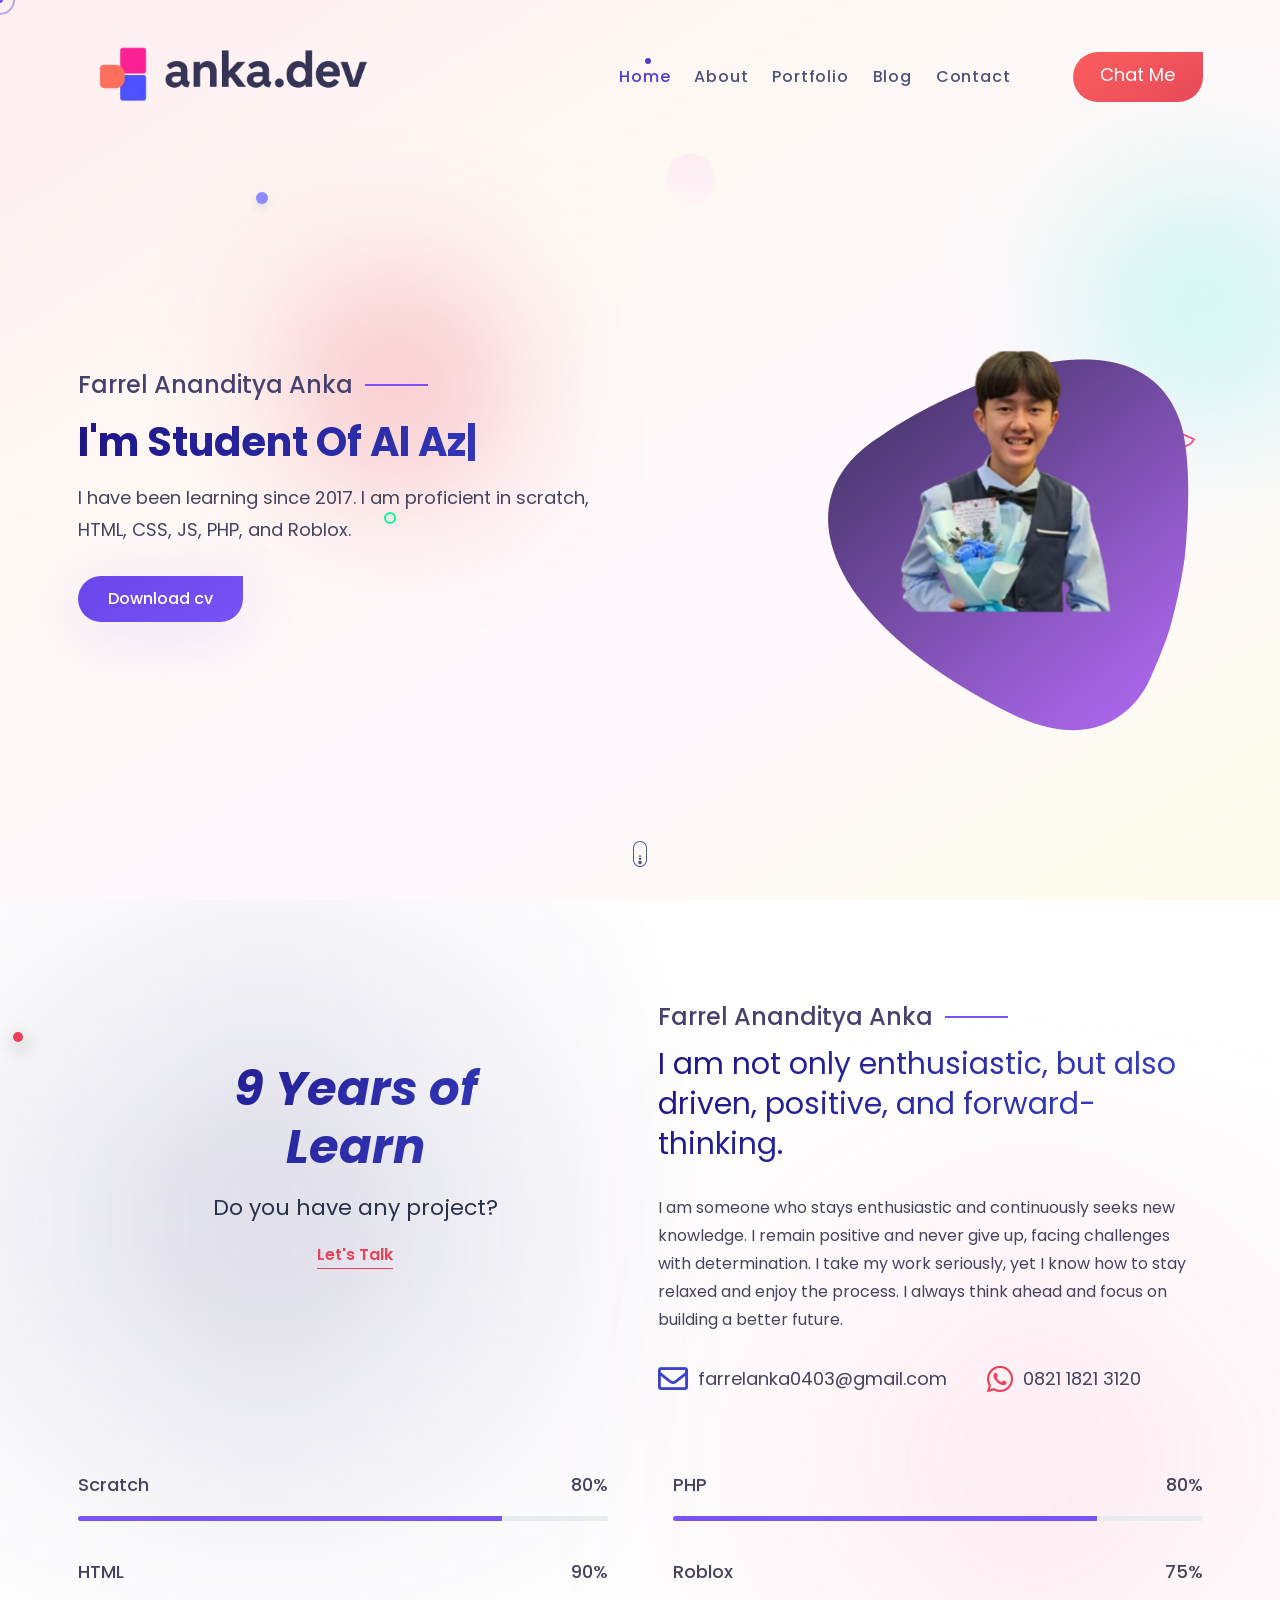
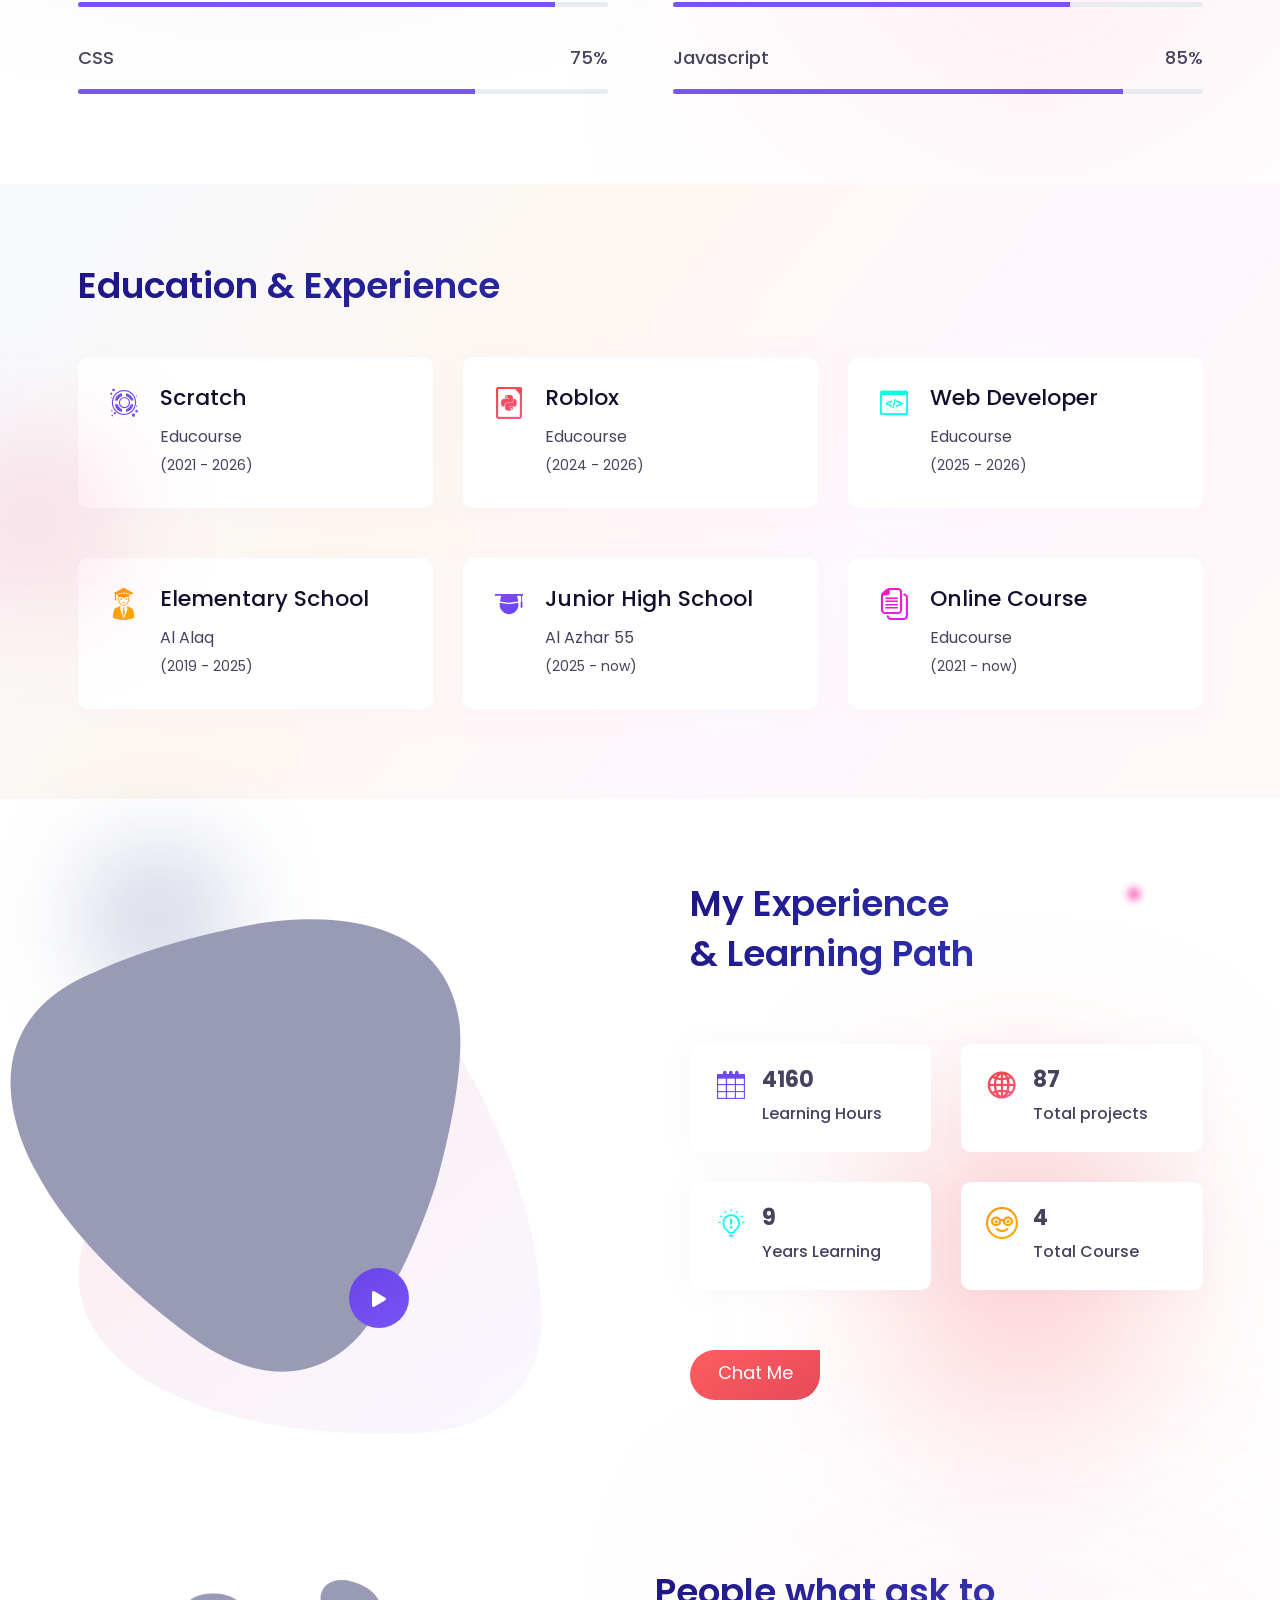
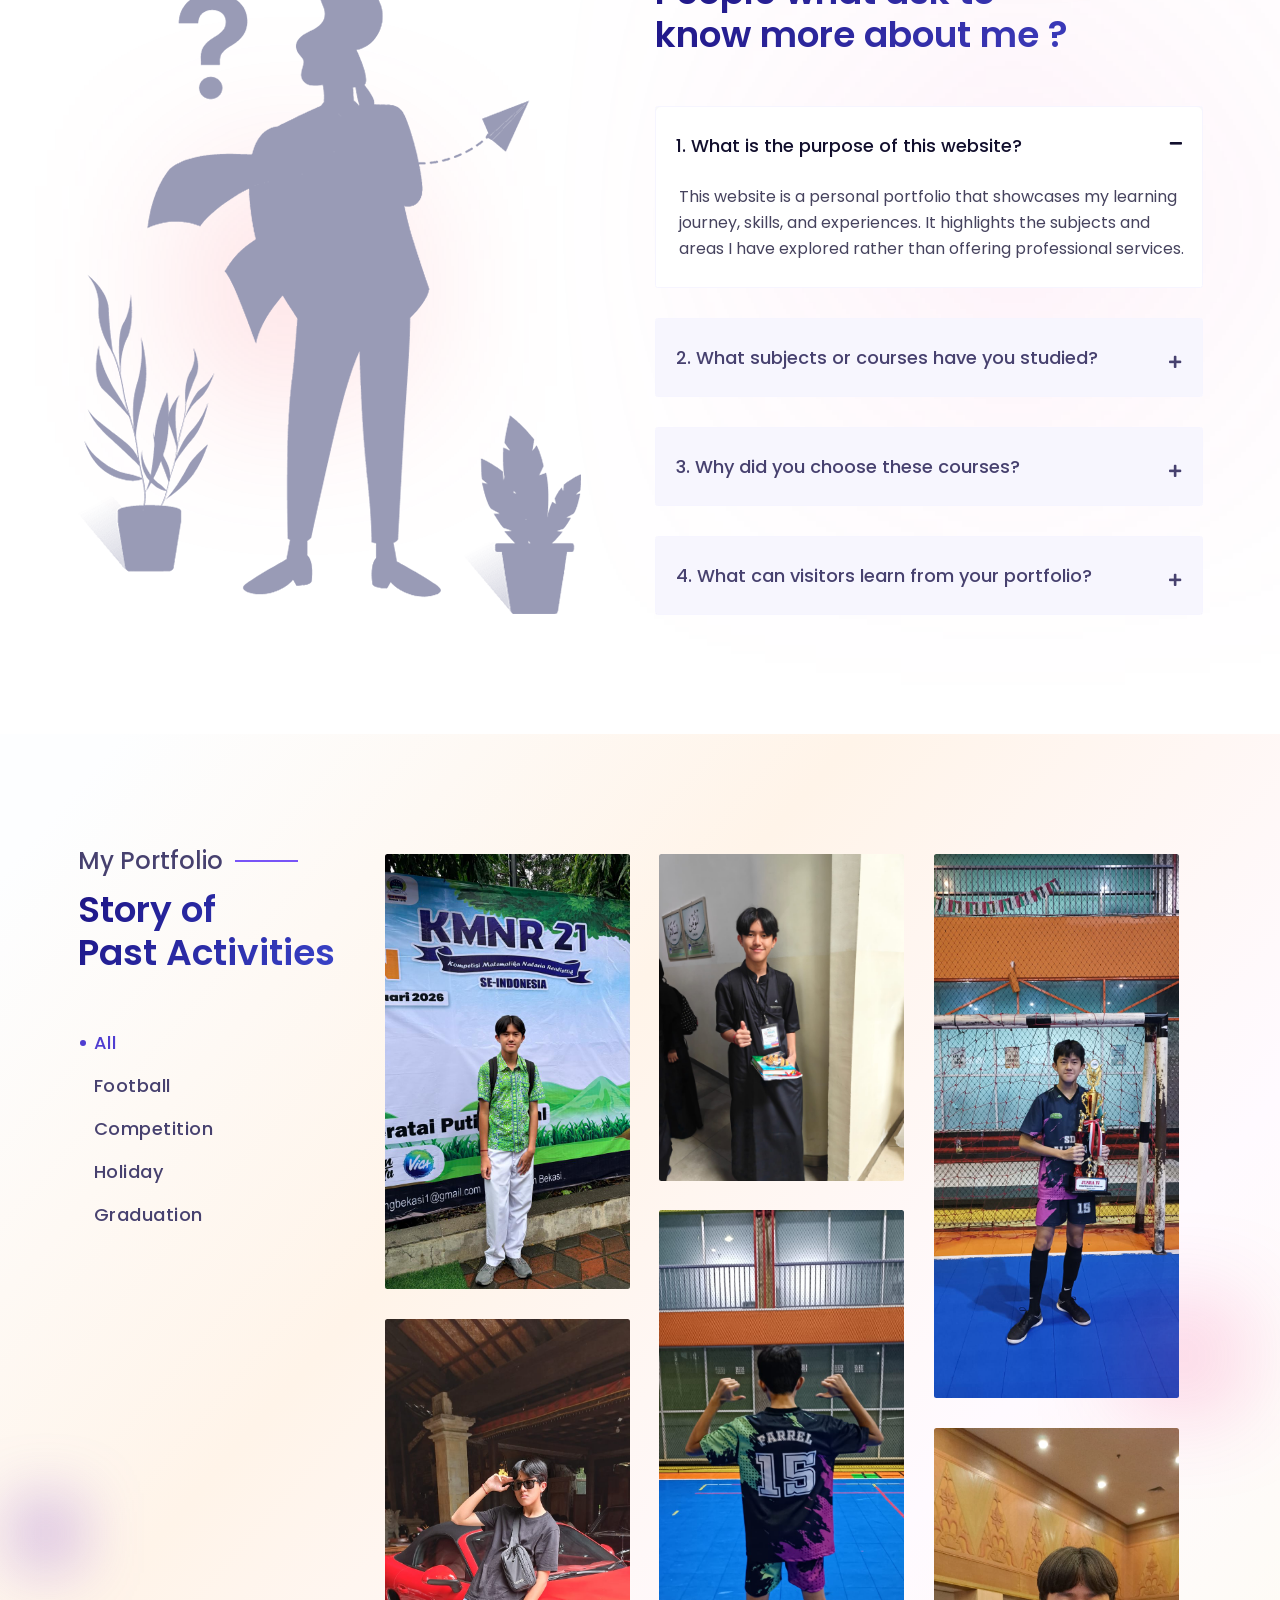
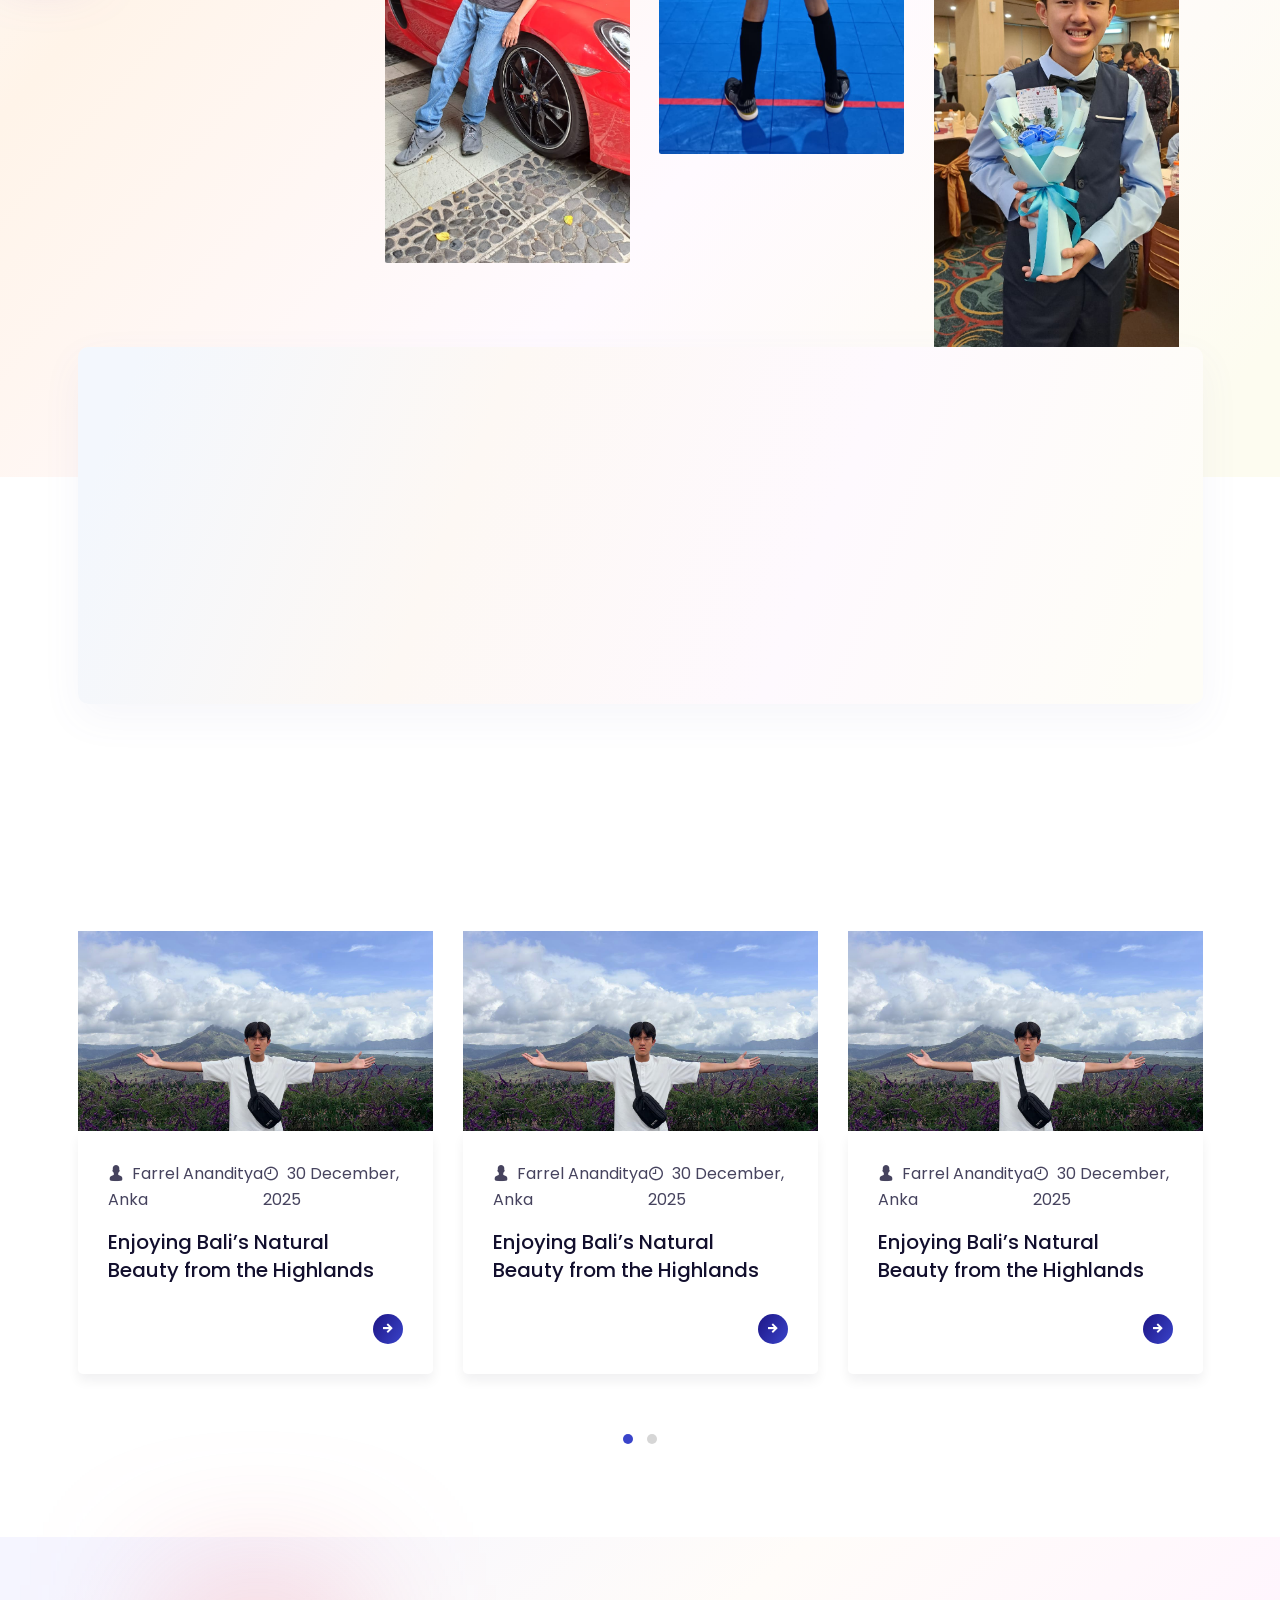
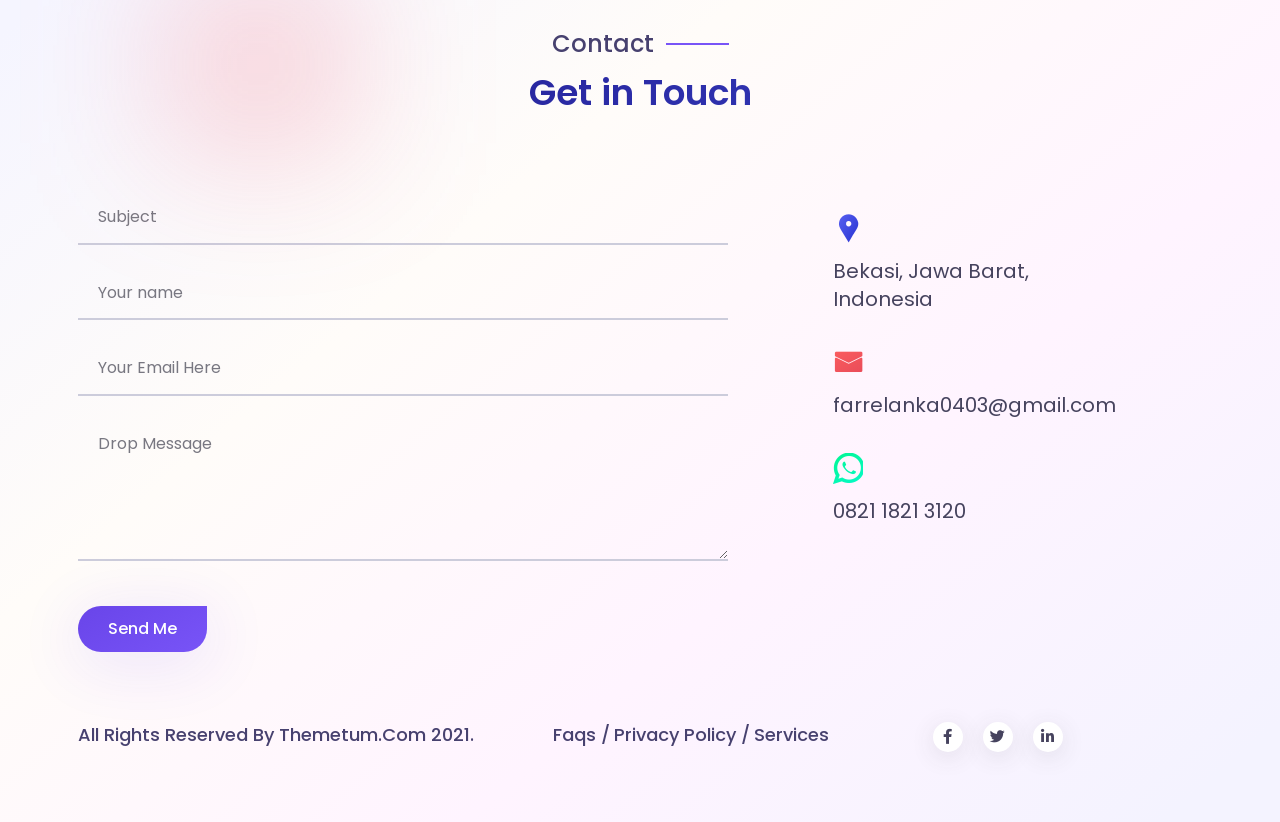
<file: index.html>
<!doctype html>
<html class="no-js" lang="zxx">

<head>	
	<meta charset="utf-8">
	<meta http-equiv="x-ua-compatible" content="ie=edge">
	<title>anka.dev</title>
	<meta name="description" content="">
	<meta name="viewport" content="width=device-width, initial-scale=1, shrink-to-fit=no">

	<!-- Place favicon.ico in the root directory -->
	<link rel="shortcut icon" type="image/x-icon" href="img/favicon.png">
	
	<!-- ========== Start Stylesheet ========== -->
	<link href="assets/css/bootstrap.min.css" rel="stylesheet" />
	<link href="assets/css/fontawesome.min.css" rel="stylesheet" />
	<link href="assets/css/magnific-popup.css" rel="stylesheet" />
	<link href="assets/css/owl.carousel.min.css" rel="stylesheet" />
	<link href="assets/css/owl.theme.default.min.css" rel="stylesheet" />
	<link href="assets/css/all.min.css" rel="stylesheet" />
	<link href="assets/css/animate.css" rel="stylesheet" />
	<link href="assets/css/icofont.min.css" rel="stylesheet" />
	<link href="style.css" rel="stylesheet">
	<link href="assets/css/responsive.css" rel="stylesheet" />
	<!-- ========== End Stylesheet ========== -->
</head>

 <body class="side-header" data-spy="scroll" data-target=".navbar" data-offset="1">

<!-- Preloader -->
<div class="preloader">
  <div class="lds-ellipsis">
    <div></div>
    <div></div>
    <div></div>
    <div></div>
  </div>
</div>
<!-- Preloader End --> 

<div class="theme_all_wrap" data-magic-cursor=" " data-color="crimson">

<!-- Document Wrapper   
=============================== -->
 <div id="main-wrapper"> 
	<!-- Start header
    ============================================= -->

	<!-- Header -->
	  <header id="header" class="sticky-top position-absolute bg-transparent"> 
		<!-- Navbar -->
		<nav class="navbar navbar-expand-lg fixed-top custom-nav sticky">
		
		  <div class="container position-relative"> 	<!-- start container --> 	
			
			<!-- Logo --> 
			<a href="index.html" class="navbar-brand pt-0 logo">
				<span class="profile-image">
					<img class="img-fluid profile_img" src="img/logo.png" title="I'm Devid" alt="" style="width: 60%;">
				</span>		
			</a>  			
			<!-- Logo End -->
			<button class="navbar-toggler" type="button" data-toggle="collapse" data-target="#navbarCollapse" aria-controls="navbarCollapse" aria-expanded="false" aria-label="Toggle navigation">
				<i class="icofont-navigation-menu"></i>
			</button>
			
			<div class="collapse navbar-collapse" id="navbarCollapse">
			  <ul class="navbar-nav ml-auto">
					<li class="nav-item"><a class="nav-link smooth-scroll active" href="#home">Home</a></li>
					<li class="nav-item"><a class="nav-link smooth-scroll" href="#about">About</a></li>
					<li class="nav-item"><a class="nav-link smooth-scroll" href="#work">Portfolio</a></li>
					<li class="nav-item"><a class="nav-link smooth-scroll" href="#blog">Blog</a></li>
					<li class="nav-item"><a class="nav-link smooth-scroll" href="#contact">Contact</a></li>
			  </ul>
			</div>		
			<div class="header-serarch-btn">
				<a class="smooth-scroll btn-2" href="#contact">Chat me</a>
			</div>				
		  </div> 	<!-- Container End --> 		 		  
		</nav>
		<!-- Navbar End --> 
	  </header>
	  <!-- Header End --> 
	
	<div class="clearfix"></div>

	<main class="main">
		
		<!-- Start Hero   
		============================================= -->
		<div id="home" class="hero-section hero-section-bg">
			<div class="animate_shape position-relative">
				<div class="animation_shape position-abolute shape-01"></div>
				<div class="animation_shape position-abolute shape-02"></div>
				<div class="animation_shape position-abolute shape-03"></div>
				<div class="animation_shape position-abolute shape-04"></div>
				<div class="animation_shape position-abolute shape-05"></div>
				<div class="animation_shape position-abolute shape-06"></div>
			</div>			
			<div class="hero-single">			
				<div class="container">	<!-- start container --> 	
					<div class="row">	<!-- start row --> 	
						<div class="col-md-6">	<!-- hero text left --> 	
							<div class="hero-content mt-40 wow fadeInUp" data-wow-duration=".5s" data-wow-delay=".6s">
								<span class="top-title wow fadeInUp" data-wow-duration=".6s" data-wow-delay=".7s">Farrel Ananditya Anka</span>
								<div class="typed-strings">
									  <p> <span class="type_color">Student of Al Azhar Islamic Junior School</span></p>
									  <p> <span class="type_color">Website Developer</span></p>
									  <p> <span class="type_color">Roblox Developer</span></p>
								</div>
								<h2 class="text-16 header_type_text text-white mb-2 mb-md-3">
									I'm <span class="typed"></span>
								</h2>
								<p class="header-intro-text wow fadeInUp" data-wow-duration=".6s" data-wow-delay=".8s">I have been learning since 2017. I am proficient in scratch, HTML, CSS, JS, PHP, and Roblox.</p>
								<div class="hro-btn wow fadeInUp" data-wow-duration=".6s" data-wow-delay=".9s">
									<a href="#" class="theme-btn">
										Download cv
									</a>
								</div>
							</div>
						</div>	<!-- hero left text end --> 	
						<div class="col-md-6">	<!-- hero right img animation --> 	
							<div class="hero-right wow fadeInUp" data-wow-duration=".6s" data-wow-delay=".6s">
								<img src="img/hr-02.png" alt="" class="thumbnail" />
								<img src="img/hero.png" alt="" class="thumbnail-2 mt-10 ps-5" style="width: 250px; margin-left: 75px; margin-top: 47px;" />
							</div>
						</div>	<!-- hero right img animation  end --> 
					</div>
				</div>					
			</div><!-- single Hero End -->
			<div class="about-scroll-down text-center">
				<a href="#about" class="scroll-down-arrow scroll_down smooth-scroll"><i class="icofont-scroll-bubble-down"></i></a>						
			</div>
		</div>
		<!-- End Hero -->
		
		<!-- About us
		============================================= -->
		<div id="about" class="about-area de-padding">
			<div class="about-wpr">
				<div class="container">	<!-- container --> 
					<div class="row">	<!-- row --> 
						<div class="col-md-6 mb-50">
							<div class="about-left wow fadeInUp" data-wow-duration=".6s" data-wow-delay=".2s">
								<div class="about-header-left">
									<h2 class="about-tl gr-bg wow fadeInUp" data-wow-duration=".6s" data-wow-delay=".4s">
										9 Years of 
										<br />
										Learn
									</h2>
									<h4 class="about-tl-2 mb-20">Do you have any project?</h4>
									<a href="#contact" class="smooth-scroll btn-3">Let's Talk</a>
								</div>
							</div>
						</div>	<!-- about left text end --> 
						<div class="col-md-6">
							<div class="about-right wow fadeInUp" data-wow-duration=".8s" data-wow-delay=".5s">
								<span class="top-title">Farrel Ananditya Anka</span>
								<h2 class="about-tl-3 gr-2">
									I am not only enthusiastic, but also driven, positive, and forward-thinking.
								</h2>
								<p>
									I am someone who stays enthusiastic and continuously seeks new knowledge. I remain positive and never give up, facing challenges with determination. I take my work seriously, yet I know how to stay relaxed and enjoy the process. I always think ahead and focus on building a better future.
								</p>
								<div class="about-cn">
									<ul>
										<li><i class="far fa-envelope"></i> farrelanka0403@gmail.com</li>
										<li><i class="fab fa-whatsapp"></i> 0821 1821 3120</li>
									</ul>
								</div>
							</div>								
						</div>	<!-- about right text end --> 
					</div>	<!-- end row --> 
					<div class="row">
						<div class="col-md-6">
							<div class="progress-left pt-80">
								<div class="skill-section">
									<!-- Progress Bar Start -->
									<div class="progress-box">
										<h5>Scratch <span class="pull-right">80%</span></h5>
										<div class="progress">
											<div class="progress-bar" role="progressbar" data-width="80"></div>
										</div>
									</div>
									<div class="progress-box">
										<h5>HTML <span class="pull-right">90%</span></h5>
										<div class="progress">
											<div class="progress-bar" role="progressbar" data-width="90"></div>
										</div>
									</div>
									<div class="progress-box">
										<h5>CSS <span class="pull-right">75%</span></h5>
										<div class="progress">
											<div class="progress-bar" role="progressbar" data-width="75"></div>
										</div>
									</div>
									<!-- End Progressbar -->
								</div>
							</div>	
						</div>	<!-- end col-6 --> 
						<div class="col-md-6">
							<div class="progress-right pt-80">
								<div class="skill-section">
									<!-- Progress Bar Start -->
									<div class="progress-box">
										<h5>PHP <span class="pull-right">80%</span></h5>
										<div class="progress">
											<div class="progress-bar" role="progressbar" data-width="80"></div>
										</div>
									</div>
									<div class="progress-box">
										<h5>Roblox <span class="pull-right">75%</span></h5>
										<div class="progress">
											<div class="progress-bar" role="progressbar" data-width="75"></div>
										</div>
									</div>
									<div class="progress-box">
										<h5>Javascript <span class="pull-right">85%</span></h5>
										<div class="progress">
											<div class="progress-bar" role="progressbar" data-width="85"></div>
										</div>
									</div>
									<!-- End Progressbar -->
								</div>
							</div>							
						</div>	<!-- end col-6  --> 
					</div>	<!-- end row--> 
				</div>	<!-- end container --> 

			</div>	<!-- end about wrp --> 
		</div>
		<!-- About us -->
		
		<!-- Start Experience
		============================================= -->
		<div class="exp-area de-padding">
			<div class="container">
				<div class="site-title">
					<h2 class="site-tl">
						Education & Experience
					</h2>
				</div> <!-- end section title --> 
				<div class="exp-wpr grid-3">
					<div class="exp-box wow fadeInDown" data-wow-duration=".6s" data-wow-delay=".2s">
						<div class="exp-icon one">
							<i class="icofont-designfloat"></i>
						</div>
						<div class="exp-content">
							<h4>Scratch</h4>
							<p>Educourse</p>
							<span>(2021 - 2026)</span>
						</div>
					</div> <!-- end one -->
					<div class="exp-box wow fadeInUp" data-wow-duration=".6s" data-wow-delay=".4s">
						<div class="exp-icon two">
							<i class="icofont-file-python"></i>
						</div>
						<div class="exp-content">
							<h4>Roblox</h4>
							<p>Educourse</p>
							<span>(2024 - 2026)</span>
						</div>
					</div> <!-- end two -->
					<div class="exp-box wow fadeInDown" data-wow-duration=".6s" data-wow-delay=".6s">
						<div class="exp-icon three">
							<i class="icofont-code"></i>
						</div>
						<div class="exp-content">
							<h4>Web Developer</h4>
							<p>Educourse</p>
							<span>(2025 - 2026)</span>
						</div>
					</div> <!-- end three -->
					<div class="exp-box mt-20 wow fadeInUp" data-wow-duration=".6s" data-wow-delay=".2s">
						<div class="exp-icon four">
							<i class="icofont-graduate-alt"></i>
						</div>
						<div class="exp-content">
							<h4>Elementary School </h4>
							<p>Al Alaq</p>
							<span>(2019 - 2025)</span>
						</div>
					</div> <!-- end four -->
					<div class="exp-box mt-20 wow fadeInUp" data-wow-duration=".6s" data-wow-delay=".4s">
						<div class="exp-icon five">
							<i class="icofont-graduate"></i>
						</div>
						<div class="exp-content">
							<h4>Junior High School  </h4>
							<p>Al Azhar 55</p>
							<span>(2025 - now)</span>
						</div>
					</div> <!-- end five -->
					<div class="exp-box mt-20 wow fadeInDown" data-wow-duration=".6s" data-wow-delay=".6s">
						<div class="exp-icon six">
							<i class="icofont-ui-copy"></i>
						</div>
						<div class="exp-content">
							<h4>Online Course  </h4>
							<p>Educourse</p>
							<span>(2021 - now)</span>
						</div>
					</div> <!-- end six -->
				</div> <!-- end exp-wrp -->
			</div> <!-- end container -->
		</div>
		<!-- End Experience -->
		
		<!-- Start Counter
		============================================= -->
		<div class="counter-area de-padding">
			<div class="shape-filter">
				<div class="shape-filter-one"></div>
				<div class="shape-filter-two"></div>
			</div>
			<div class="container"> <!-- start container-->
				<div class="counter-wpr grid-2"> <!-- start counter-wrp -->
					<div class="counter-left">
                        <div class="counter-left-pic mt-20">
								<div class="counter-left-img-area position-relative wow fadeInUp" data-wow-duration=".6s" data-wow-delay=".3s">
									<img src="img/counter-02.png" alt="" class="thumbnail position-absolute" />
									<img src="img/counter-01.png" alt="" class="thumbnail-2 position-absolute mt-10 img-play-btn" />
									<div class="video-box fl-wrap">
										<a class="video-box-btn color-bg popup-vimeo image-popup" href="https://www.youtube.com/watch?v=SMKPKGW083c"><i class="fa fa-play" aria-hidden="true"></i></a>
									</div>									
								</div>
                        </div>
					</div>
					<div class="counter-content">
						<div class="site-title">
							<h2 class="site-tl wow fadeInUp" data-wow-duration=".6s" data-wow-delay=".4s">
								My Experience <br /> &amp; Learning Path
							</h2>
						</div>
						<div class="counter-counter grid-2">
							<div class="fun-fact">
								<span class="fun-icon one"><i class="icofont-calendar"></i></span>
								<div class="fun-desc">
									<p class="timer" data-to="4800" data-speed="3000">4800</p>
									<span class="medium">Learning Hours</span>
								</div>
							</div>
							<div class="fun-fact fun-active">
								<span class="fun-icon two"><i class="icofont-globe"></i></span>
								<div class="fun-desc">
									<p class="timer" data-to="100" data-speed="3000">100</p>
									<span class="medium">Total projects</span>
								</div>
							</div>
							<div class="fun-fact">
								<span class="fun-icon three"><i class="icofont-bulb-alt"></i></span>
								<div class="fun-desc">
									<p class="timer" data-to="10" data-speed="3000">10</p>
									<span class="medium">Years Learning</span>
								</div>
							</div>
							<div class="fun-fact">
								<span class="fun-icon four"><i class="icofont-nerd-smile"></i></span>
								<div class="fun-desc">
									<p class="timer" data-to="5" data-speed="3000">5</p>
									<span class="medium">Total Course</span>
								</div>
							</div>
						</div>
						<div class="hire-btn mt-60"> 
							<a href="#contact" class="btn-2 smooth-scroll">
								Chat me
							</a>
						</div> <!-- end btn-->
					</div>
				</div> <!-- end counter-wrp -->
			</div> <!-- end container -->
		</div>
		<!-- End Counter-->
		
		
		<!-- Start Faq
		============================================= -->
		<div class="fq-area de-padding">
			<div class="faq-shape">
				<div class="thumbnail-2 faq-shape-one"></div>
			</div>
			<div class="container"> <!-- start container -->
				<div class="faq-wpr grid-2"> <!-- start faq-wpr -->
					<div class="fq-left mb-30">
						<div class="faq-pic wow fadeInLeft" data-wow-duration=".5s" data-wow-delay=".3s">
							<img src="img/faqs-1.png" alt="thumb">
						</div>
					</div>
					<div class="fq-right">
						<div class="site-title wow fadeInUp" data-wow-duration=".5s" data-wow-delay=".2s">
							<h2 class="site-tl mb-0">
								People what ask to <br />
								know more about me ?
							</h2>
						</div>
							<div id="accordion">
							  <div class="card accordion-item mt-20">
								<div class="card-header" id="headingOne">
								  <h5 class="mb-0">
									<button class="accordion-button btn btn-link" data-toggle="collapse" data-target="#collapseOne" aria-expanded="true" aria-controls="collapseOne">
									  1. What is the purpose of this website?
									</button>
								  </h5>
								</div>

								<div id="collapseOne" class="collapse show" aria-labelledby="headingOne" data-parent="#accordion">
								  <div class="card-body">
									This website is a personal portfolio that showcases my learning journey, skills, and experiences. It highlights the subjects and areas I have explored rather than offering professional services.
								  </div>
								</div>
							  </div>		<!-- End card -->
							  
							  <div class="card accordion-item mt-20">
								<div class="card-header" id="headingTwo">
								  <h5 class="mb-0">
									<button class="accordion-button btn btn-link collapsed" data-toggle="collapse" data-target="#collapseTwo" aria-expanded="false" aria-controls="collapseTwo">
									  2. What subjects or courses have you studied?
									</button>
								  </h5>
								</div>
								<div id="collapseTwo" class="collapse" aria-labelledby="headingTwo" data-parent="#accordion">
								  <div class="card-body">
									I have taken courses in Mathematics, Science, English, Coding, and Futsal. These areas reflect both my academic interests and personal development.
								  </div>
								</div>
							  </div>		<!-- End card -->
							  
							  <div class="card accordion-item mt-20">
								<div class="card-header" id="headingThree">
								  <h5 class="mb-0">
									<button class="accordion-button btn btn-link collapsed" data-toggle="collapse" data-target="#collapseThree" aria-expanded="false" aria-controls="collapseTwo">
									  3. Why did you choose these courses?
									</button>
								  </h5>
								</div>
								<div id="collapseThree" class="collapse" aria-labelledby="headingThree" data-parent="#accordion">
								  <div class="card-body">
									I chose these courses to build a strong foundation in both logical thinking and communication skills, while also developing teamwork and physical abilities through futsal.
								  </div>
								</div>
							  </div>		<!-- End card -->
							  
							  <div class="card accordion-item mt-20">
								<div class="card-header" id="headingFour">
								  <h5 class="mb-0">
									<button class="accordion-button btn btn-link collapsed" data-toggle="collapse" data-target="#collapseFour" aria-expanded="false" aria-controls="collapseTwo">
										4. What can visitors learn from your portfolio?
									</button>
								  </h5>
								</div>
								<div id="collapseFour" class="collapse" aria-labelledby="headingFour" data-parent="#accordion">
								  <div class="card-body">
									Visitors can learn about my progress, the skills I have developed, and the knowledge I have gained from various subjects. It also reflects my curiosity and commitment to continuous learning.
								  </div>
								</div>
							  </div>		<!-- End card -->
							</div>				
					</div>
				</div> <!-- end faq-wpr -->
			</div> <!-- end container -->
		</div> 
		<!-- End Faq -->
		
<!-- Start Project Area
============================================= -->
<section id="work" class="portfolio_bg de-padding">
	<div class="container"> <!-- start container -->	
		<div class="row"> <!-- row -->
			<div class="col-md-3"> <!-- portfolio left menu -->	
				<div class="site-title work_section_title">
					<span class="top-title wow fadeInUp" data-wow-duration=".4s" data-wow-delay=".3s">
						My Portfolio
					</span>
					<h2 class="site-tl wow fadeInUp" data-wow-duration=".5s" data-wow-delay=".4s">
						Story of 
						<br>
						Past Activities
					</h2>
				</div>			
				<ul class="col list-unstyled list-inline mb-0 text-uppercase work_menu" id="menu-filter">
					<li class="list-inline-item"><a class="active" data-filter="*">All</a></li>
					<li class="list-inline-item"><a class="" data-filter=".football">Football</a></li>
					<li class="list-inline-item"><a class="" data-filter=".competition">Competition</a></li>
					<li class="list-inline-item"><a class="" data-filter=".holiday">Holiday</a></li>
					<li class="list-inline-item"><a class="" data-filter=".graduation">Graduation</a></li>
				</ul>		
			</div> <!-- end portfolio menu -->
			<div class="col-md-9"> <!-- portfolio img -->
				<div class="container"> <!-- container -->
					<div class="row mt-4 work-filter">
						<div class="col-md-4 work_item work competition">
							<a href="img/portfolio/competition.jpeg" class="img-zoom">
								<div class="work_box">
									<div class="work_img">
										<img src="img/portfolio/competition.jpeg" class="img-fluid mx-auto d-block rounded" alt="work-img">
									</div>
									<div class="work_detail">
										<p class="mb-2">Competition</p>
										<h4 class="mb-0">Math Competition</h4>
									</div>
								</div>
							</a>
						</div> <!-- end col-4 -->
						<div class="col-md-4 work_item competition">
							<a href="img/portfolio/competition-2.jpeg" class="img-zoom">
								<div class="work_box">
									<div class="work_img">
										<img src="img/portfolio/competition-2.jpeg" class="img-fluid mx-auto d-block rounded" alt="work-img">
									</div>
									<div class="work_detail">
										<p class="mb-2">Competition</p>
										<h4 class="mb-0">MHQ Competition</h4>
									</div>
								</div>
							</a>
						</div> <!-- end col-4 -->
						<div class="col-md-4 work_item competition football">
							<a href="img/portfolio/football.jpeg" class="img-zoom">
								<div class="work_box">
									<div class="work_img">
										<img src="img/portfolio/football.jpeg" class="img-fluid mx-auto d-block rounded" alt="work-img">
									</div>
									<div class="work_detail">
										<p class="mb-2">Football Competition</p>
										<h4 class="mb-0">Champions of Local Football Tournament</h4>
									</div>
								</div>
							</a>
						</div> <!-- end col-4 -->
						<div class="col-md-4 work_item football">
							<a href="img/portfolio/football-2.jpeg" class="img-zoom">
								<div class="work_box">
									<div class="work_img">
										<img src="img/portfolio/football-2.jpeg" class="img-fluid mx-auto d-block rounded" alt="work-img">
									</div>
									<div class="work_detail">
										<p class="mb-2">Football</p>
										<h4 class="mb-0">My Jersey Number</h4>
									</div>
								</div>
							</a>
						</div> <!-- end col-4 -->
						<div class="col-md-4 work_item holiday">
							<a href="img/portfolio/holiday.jpeg" class="img-zoom">
								<div class="work_box">
									<div class="work_img">
										<img src="img/portfolio/holiday.jpeg" class="img-fluid mx-auto d-block rounded" alt="work-img">
									</div>
									<div class="work_detail">
										<p class="mb-2">Holiday</p>
										<h4 class="mb-0">New Year Vacation</h4>
									</div>
								</div>
							</a>
						</div> <!-- end col-4 -->
						<div class="col-md-4 work_item graduation">
							<a href="img/portfolio/graduation.jpeg" class="img-zoom">
								<div class="work_box">
									<div class="work_img">
										<img src="img/portfolio/graduation.jpeg" class="img-fluid mx-auto d-block rounded" alt="work-img">
									</div>
									<div class="work_detail">
										<p class="mb-2">Graduation</p>
										<h4 class="mb-0">Elementary School Graduation</h4>
									</div>
								</div>
							</a>
						</div> <!-- end col-4 -->
				</div>
			</div> <!-- end container -->
		</div> <!-- end portfolio img -->
	</div>
	</div>
</section>
		<!-- End Project Area -->
		
		
		
		
		
		<!-- Start Promo
		============================================= -->
		<div class="promo-area position-relative">
			<div class="container"> <!-- start container -->
				<div class="promo-wpr grid-2">
					<div class="promo-left wow fadeInUp" data-wow-duration=".5s" data-wow-delay=".3s">
						<h2 class="site-tl mb-30">
							If you have any project, please consult with me. 
						</h2>
						<a href="contact.html" class="btn-2 wow fadeInUp" data-wow-duration=".5s" data-wow-delay=".5s">
							Let’s Talk
						</a>
					</div>
					<div class="promo-right wow fadeInUp" data-wow-duration=".5s" data-wow-delay=".6s">
						<img src="img/project.png" alt="thumb">
					</div>
				</div>
			</div> <!-- end container -->
		</div>
		<!-- End Promo -->
		
		<!-- Start Blog
		============================================= -->
		<div id="blog" class="blog-area de-padding">
			<div class="container">
				<div class="site-title text-center">
					<span class="top-title wow fadeInUp" data-wow-duration=".5s" data-wow-delay=".5s">Blog Posts</span>
					<h2 class="site-tl wow fadeInUp" data-wow-duration=".7s" data-wow-delay=".7s">
						Newly Posted Articles
					</h2>
				</div>
				<div class="blog-wpr blog-sldr owl-carousel owl-theme">
					<div class="blog-box"> <!-- start single blog -->
						<div class="blog-pic">
							<img src="img/blog/Blogphoto.jpeg" alt="thumb">
						</div>
						<div class="blog-info">
							<ul class="blog-meta">
								<li><i class="icofont-user-alt-4"></i> Farrel Ananditya Anka</li>
								<li><i class="icofont-clock-time"></i> 30 December, 2025</li>
							</ul>
							<a href="single.html">
								<h5 class="blog-title">
									Enjoying Bali’s Natural Beauty from the Highlands
								</h5>
							</a>
							<div class="blog-btn">
								<a href="single.html" class="btn-4 hv">
									<i class="icofont-arrow-right"></i>
								</a>
							</div>
						</div>
					</div> <!-- end single blog -->
					<div class="blog-box">
						<div class="blog-pic">
							<img src="img/blog/Blogphoto.jpeg" alt="thumb">
						</div>
						<div class="blog-info">
							<ul class="blog-meta">
								<li><i class="icofont-user-alt-4"></i> Farrel Ananditya Anka</li>
								<li><i class="icofont-clock-time"></i> 30 December, 2025</li>
							</ul>
							<a href="single.html">
								<h5 class="blog-title">
									Enjoying Bali’s Natural Beauty from the Highlands
								</h5>
							</a>
							<div class="blog-btn">
								<a href="single.html" class="btn-4 hv">
									<i class="icofont-arrow-right"></i>
								</a>
							</div>
						</div>
					</div> <!-- end single blog -->
					<div class="blog-box">
						<div class="blog-pic">
							<img src="img/blog/Blogphoto.jpeg" alt="thumb">
						</div>
						<div class="blog-info">
							<ul class="blog-meta">
								<li><i class="icofont-user-alt-4"></i> Farrel Ananditya Anka</li>
								<li><i class="icofont-clock-time"></i> 30 December, 2025</li>
							</ul>
							<a href="single.html">
								<h5 class="blog-title">
									Enjoying Bali’s Natural Beauty from the Highlands
								</h5>
							</a>
							<div class="blog-btn">
								<a href="single.html" class="btn-4 hv">
									<i class="icofont-arrow-right"></i>
								</a>
							</div>
						</div>
					</div> <!-- end single blog -->
                    <div class="blog-box">
						<div class="blog-pic">
							<img src="img/blog/Blogphoto.jpeg" alt="thumb">
						</div>
						<div class="blog-info">
							<ul class="blog-meta">
								<li><i class="icofont-user-alt-4"></i> Farrel Ananditya Anka</li>
								<li><i class="icofont-clock-time"></i>30 December, 2025</li>
							</ul>
							<a href="single.html">
								<h5 class="blog-title">
									Enjoying Bali’s Natural Beauty from the Highlands
								</h5>
							</a>
							<div class="blog-btn">
								<a href="single.html" class="btn-4 hv">
									<i class="icofont-arrow-right"></i>
								</a>
							</div>
						</div>
					</div> <!-- end single blog -->
					<div class="blog-box">
						<div class="blog-pic">
							<img src="img/blog/Blogphoto.jpeg" alt="thumb">
						</div>
						<div class="blog-info">
							<ul class="blog-meta">
								<li><i class="icofont-user-alt-4"></i> Farrel Ananditya Anka</li>
								<li><i class="icofont-clock-time"></i>30 December, 2025</li>
							</ul>
							<a href="single.html">
								<h5 class="blog-title">
									Enjoying Bali’s Natural Beauty from the Highlands
								</h5>
							</a>
							<div class="blog-btn">
								<a href="single.html" class="btn-4 hv">
									<i class="icofont-arrow-right"></i>
								</a>
							</div>
						</div>
					</div> <!-- end single blog -->
				</div>
			</div> <!-- end container -->
		</div>
		<!-- End Blog -->
		
	</main>	
	
	<div class="clearfix"></div>
	
	<!-- Start Footer
	============================================= -->
	<footer id="contact" class="footer">
		<div class="container"> <!-- start container -->
			<div class="site-title text-center pt-80">
				<span class="top-title wow fadeInUp" data-wow-duration=".4s" data-wow-delay=".6s">Contact</span>
				<h2 class="site-tl wow fadeInUp" data-wow-duration=".6s" data-wow-delay=".8s">
					Get in Touch
				</h2>
			</div>
			<div class="row"> <!-- start row -->
				<div class="col-md-7">
					<div class="contact-area mb-20">
						<div class="contact-left mt-20">
							<form class="contact-form" id="contact-form" action="php/contact.php" method="POST">						
								<div class="row g-4">
									<div class="col-md-12 wow fadeInUp" data-wow-duration=".6s" data-wow-delay=".2s">
										<input type="text" name="subject" class="form-control input-style-2" placeholder="Subject">
									</div>
									<div class="col-md-12 wow fadeInUp" data-wow-duration=".6s" data-wow-delay=".3s">
										<input type="text" name="name" class="form-control input-style-2" placeholder="Your name">
									</div>
									<div class="col-md-12 wow fadeInUp" data-wow-duration=".6s" data-wow-delay=".4s">
										<input type="email" name="email" class="form-control input-style-2" placeholder="Your Email Here">
									</div>
									<div class="col-12 wow fadeInUp" data-wow-duration=".6s" data-wow-delay=".5s">
										<textarea class="form-control input-style-2" name="message" placeholder="Drop Message"></textarea>
									</div>
									<div class="col-4 wow fadeInUp" data-wow-duration=".6s" data-wow-delay=".6s">
										<button type="submit" class="theme-btn mt-30" id="contact-submit">
											Send Me
											<span class="spinner-border spinner-border-sm ms-2 d-none" role="status" aria-hidden="true"></span>
										</button>
									</div>
									<div class="col-8 mt-50">
										<p class="form-message"></p>
									</div>
								</div>
							</form>
						</div>
					</div> <!-- end contact-area -->
				</div> <!-- end col-7 -->
				<div class="col-md-5">
					<div class="contact-right mt-40">
						<ul>
							<li>
								<div class="addr mt-10 wow fadeInUp" data-wow-duration=".3s" data-wow-delay=".3s">
									<div class="contact-right-icon one">
										<i class="icofont-google-map"></i>
									</div>
									<p class="mb-0 mt-10">
										Bekasi, Jawa Barat,
										<br />
										Indonesia
									</p>
								</div>
							</li>
							<li>
								<div class="addr mt-10 wow fadeInUp" data-wow-duration=".5s" data-wow-delay=".5s">
									<div class="contact-right-icon two">
										<i class="icofont-envelope"></i>
									</div>
									<p class="mb-0 mt-10">
										farrelanka0403@gmail.com
									</p>
								</div>
							</li>
							<li>
								<div class="addr mt-10 wow fadeInUp" data-wow-duration=".7s" data-wow-delay=".7s">
									<div class="contact-right-icon three">
										<i class="icofont-brand-whatsapp"></i>
									</div>
									<p class="mb-0 mt-10">
										0821 1821 3120
									</p>
								</div>
							</li>
						</ul>
					</div>				
				</div> <!-- end col-5 -->	
			</div> <!-- end row -->
		</div> <!-- end container -->
		<div class="copyright-area"> <!-- start copyright -->
			<div class="container"> <!-- container -->
				<div class="row">
					<div class="col-md-5 mt-50">
						<div class="copyright-left wow fadeInUp" data-wow-duration=".5s" data-wow-delay=".7s">
							<span class="copyright-text">all rights reserved by themetum.com 2021.</span>
						</div>					
					</div> <!-- end col-5 -->
					<div class="col-md-4 mt-50">
						<div class="copyright-right wow fadeInUp" data-wow-duration=".5s" data-wow-delay=".8s">
							<div class="copyright-menu">
								<a href="#">Faqs   /</a>
								<a href="#">privacy policy   /</a>
								<a href="#">services</a>
							</div>					
						</div>
					</div> <!-- end col-4 -->
					<div class="col-md-3 mt-50">
						<div class="copyright-social wow fadeInUp" data-wow-duration=".5s" data-wow-delay=".9s">
							<ul class="footer-social">
								<li><a href="#"><i class="fab fa-facebook-f"></i></a></li>
								<li><a href="#"><i class="fab fa-twitter"></i></a></li>
								<li><a href="#"><i class="fab fa-linkedin-in"></i></a></li>
							</ul>
						</div>				
					</div> <!-- end col-3 -->
				</div>
			</div> <!-- end container -->
		</div> <!-- end copyright area -->
	</footer>	
	<!-- End Footer-->
	
	<!-- Start Scroll top
	============================================= -->
	<a href="#home" id="scrtop" class="smooth-scroll"><i class="icofont-rounded-up"></i></a>
	<!-- End Scroll top-->
	
<!-- CURSOR -->
		<div class="mouse-cursor cursor-outer"></div>
		<div class="mouse-cursor cursor-inner"></div>
		<!-- /CURSOR -->
	</div>	
</div>	<!-- Mouse Cursor End --> 	
  
	<!-- jQuery Frameworks 
    ============================================= -->
	
	<script src=" assets/js/jquery-3.6.0.min.js"></script>
    <script src=" assets/js/bootstrap.bundle.min.js"></script>
    <script src=" assets/js/jquery.appear.min.js"></script>
    <script src=" assets/js/parallaxie.min.js"></script>
    <script src=" assets/js/simpleParallax.min.js"></script>
    <script src=" assets/js/jquery.easing.min.js"></script>
    <script src=" assets/js/waypoints.min.js"></script>
    <script src=" assets/js/jquery.magnific-popup.min.js"></script>
    <script src=" assets/js/progress-bar.min.js"></script>
    <script src=" assets/js/owl.carousel.min.js"></script>
    <script src=" assets/js/wow.min.js"></script>
    <script src=" assets/js/jquery.mixitup.min.js"></script>
    <script src=" assets/js/isotope.pkgd.min.js"></script>
    <script src=" assets/js/imagesloaded.pkgd.min.js"></script>
    <script src=" assets/js/count-to.js"></script>
    <script src="assets/js/contact-form.js"></script>
    <script src=" assets/js/typed.min.js"></script>
	<script src=" assets/js/YTPlayer.min.js"></script>
    <script src=" assets/js/main.js"></script>
	
	</body>
</html>
</file>
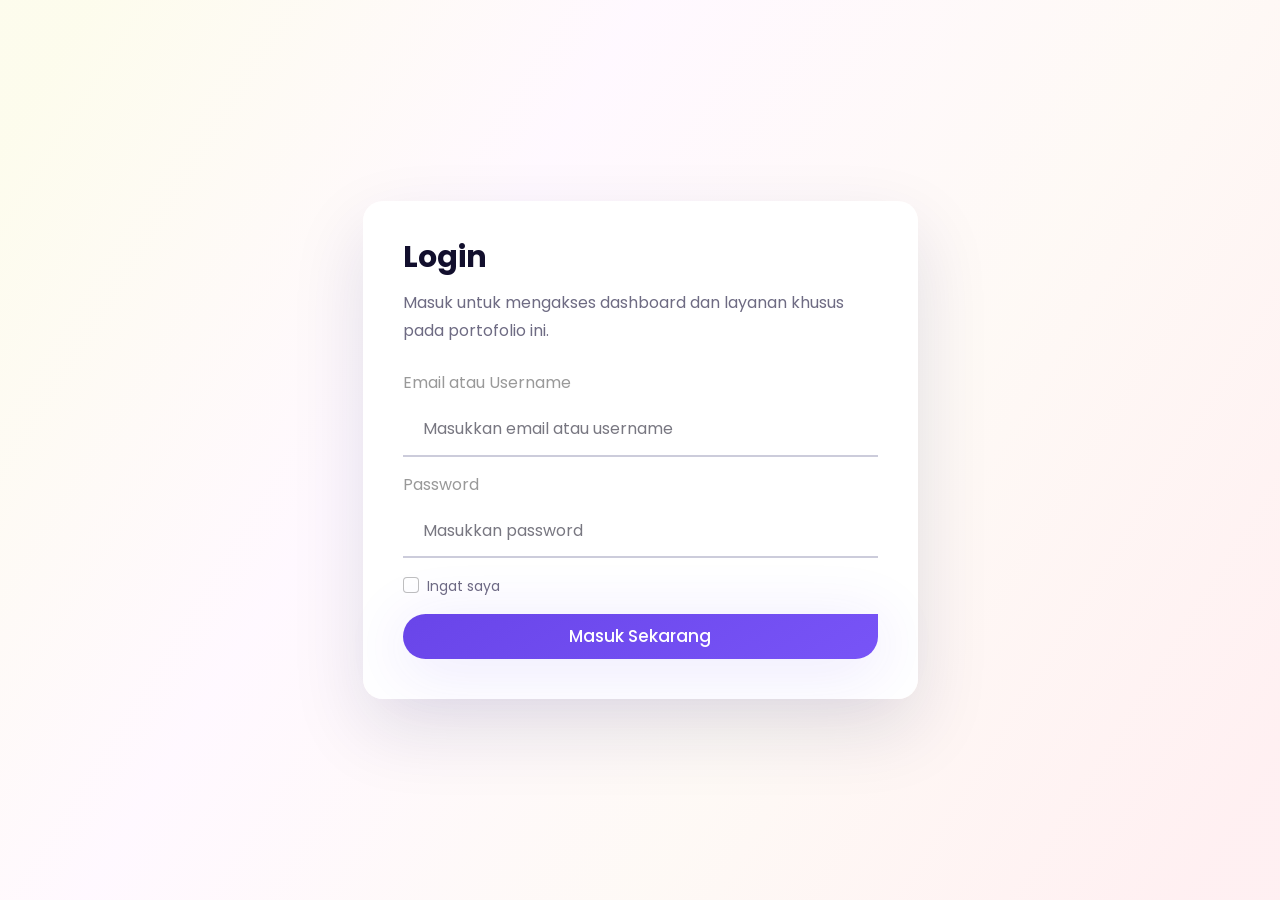
<file: login.html>
<!doctype html>
<html class="no-js" lang="id">
<head>
    <meta charset="utf-8">
    <meta http-equiv="x-ua-compatible" content="ie=edge">
    <title>Login | anka.dev</title>
    <meta name="viewport" content="width=device-width, initial-scale=1, shrink-to-fit=no">
    <link rel="shortcut icon" type="image/x-icon" href="img/favicon.png">
    <link href="assets/css/bootstrap.min.css" rel="stylesheet" />
    <link href="assets/css/fontawesome.min.css" rel="stylesheet" />
    <link href="assets/css/magnific-popup.css" rel="stylesheet" />
    <link href="assets/css/owl.carousel.min.css" rel="stylesheet" />
    <link href="assets/css/owl.theme.default.min.css" rel="stylesheet" />
    <link href="assets/css/all.min.css" rel="stylesheet" />
    <link href="assets/css/animate.css" rel="stylesheet" />
    <link href="assets/css/icofont.min.css" rel="stylesheet" />
    <link href="style.css" rel="stylesheet">
    <link href="assets/css/responsive.css" rel="stylesheet" />
    <style>
        .login-section { background-image: linear-gradient(122deg, rgba(253,252,236,0.95) 5%, rgba(255,248,255,0.95) 35%, rgba(254,249,245,0.95) 65%, rgba(255,239,241,0.95) 95%); min-height: 100vh; display: flex; align-items: center; }
        .login-card { background: rgba(255,255,255,0.98); border-radius: 2rem; box-shadow: 0 30px 75px rgba(16, 23, 84, 0.12); padding: 4rem; }
        .login-card h2 { margin-bottom: 1.5rem; font-size: 3rem; line-height: 1.1; }
        .login-card p { color: #6e6b83; margin-bottom: 2.5rem; }
        .login-card .form-control { border-radius: 0; }
        .login-card .form-check-label { color: #6e6b83; font-size: 1.4rem; }
        .login-card .theme-btn { width: 100%; padding: 1.4rem 2rem; font-size: 1.7rem; }
        .login-card .login-footer { margin-top: 1.5rem; font-size: 1.4rem; color: #6e6b83; }
        .login-card .login-footer a { color: #3a44ca; }
        @media (max-width: 767px) { .login-card { padding: 2.5rem 2rem; } }
    </style>
</head>
<body class="side-header">
    <div class="theme_all_wrap" data-magic-cursor=" " data-color="crimson">
        <div id="main-wrapper">
            <div class="clearfix"></div>
            <section class="login-section">
                <div class="container">
                    <div class="row justify-content-center">
                        <div class="col-lg-6 col-md-8">
                            <div class="login-card">
                                <h2>Login</h2>
                                <p>Masuk untuk mengakses dashboard dan layanan khusus pada portofolio ini.</p>
                                <form action="login_process.php" method="post">
                                    <div class="form-group mb-4">
                                        <label for="email" class="fz-16">Email atau Username</label>
                                        <input type="text" id="email" name="email" class="form-control input-style-2" placeholder="Masukkan email atau username" required>
                                    </div>
                                    <div class="form-group mb-4">
                                        <label for="password" class="fz-16">Password</label>
                                        <input type="password" id="password" name="password" class="form-control input-style-2" placeholder="Masukkan password" required>
                                    </div>
                                    <div class="form-group form-check mb-4">
                                        <input type="checkbox" class="form-check-input" id="remember">
                                        <label class="form-check-label" for="remember">Ingat saya</label>
                                    </div>
                                    <button type="submit" class="theme-btn">Masuk Sekarang</button>
                                </form>
                                
                            </div>
                        </div>
                    </div>
                </div>
            </section>
        </div>
    </div>
    <script src="assets/js/jquery-3.6.0.min.js"></script>
    <script src="assets/js/bootstrap.bundle.min.js"></script>
    <script src="assets/js/bsnav.min.js"></script>
    <script src="assets/js/main.js"></script>
</body>
</html>
</file>
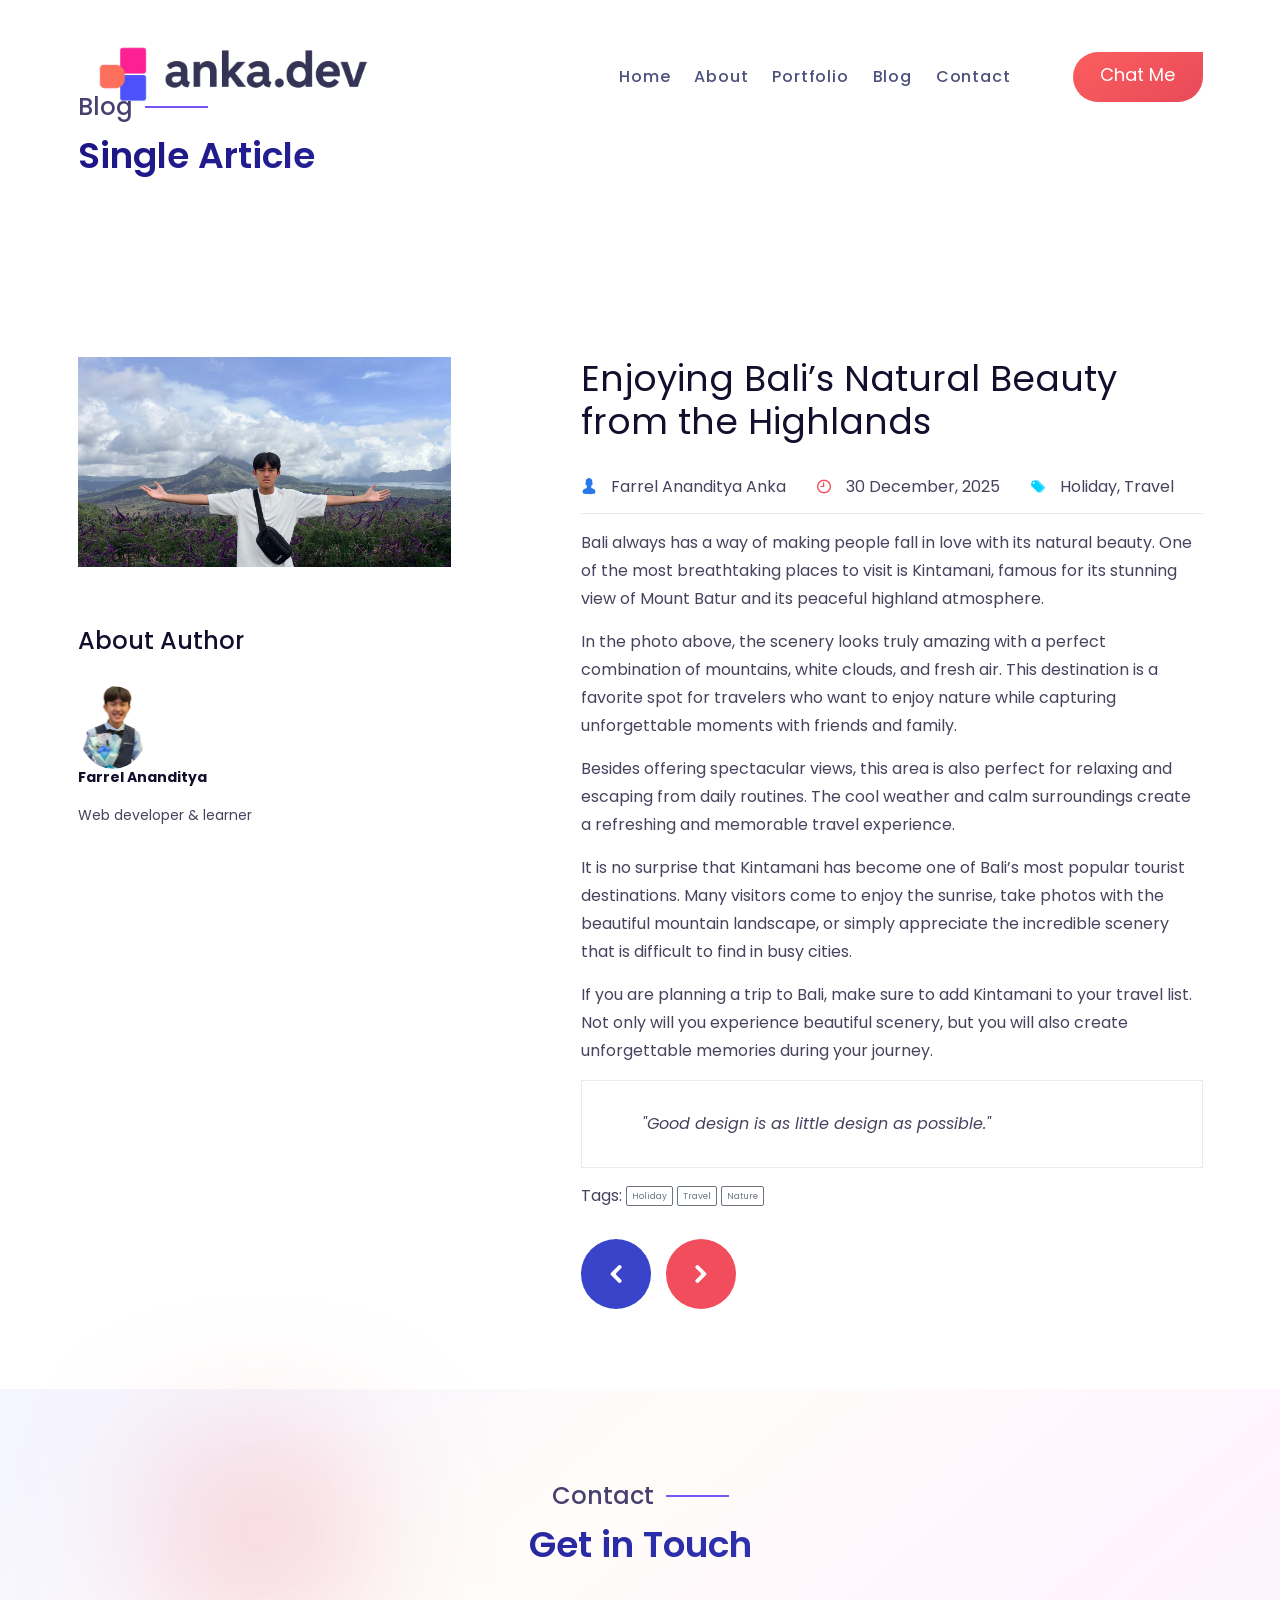
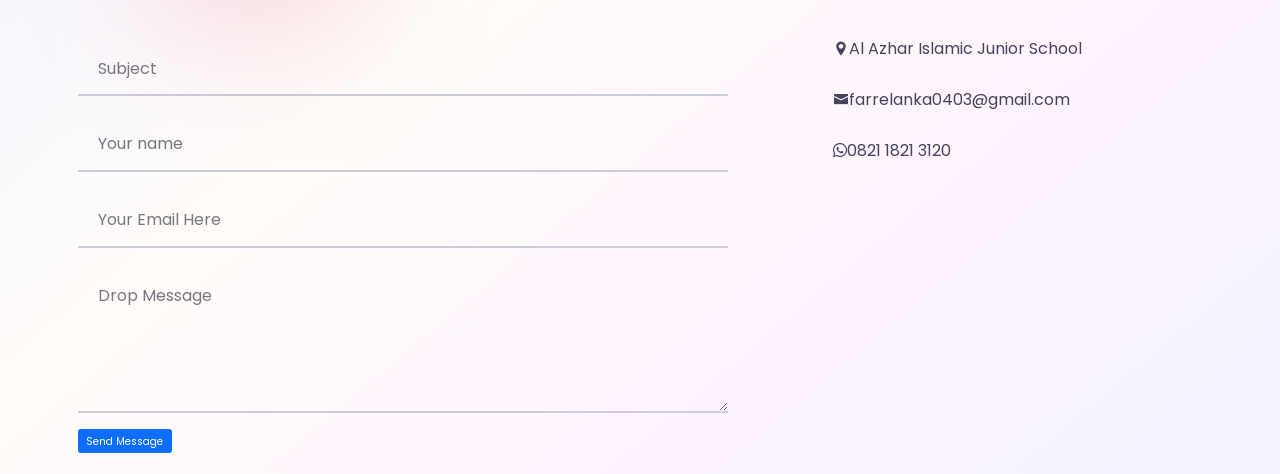
<file: single.html>
<!doctype html>
<html class="no-js" lang="zxx">

<head>
    <meta charset="utf-8">
    <meta http-equiv="x-ua-compatible" content="ie=edge">
    <title>Blog — anka.dev</title>
    <meta name="description" content="">
    <meta name="viewport" content="width=device-width, initial-scale=1, shrink-to-fit=no">

    <link rel="shortcut icon" type="image/x-icon" href="img/favicon.png">
    <link href="assets/css/bootstrap.min.css" rel="stylesheet" />
    <link href="assets/css/fontawesome.min.css" rel="stylesheet" />
    <link href="assets/css/magnific-popup.css" rel="stylesheet" />
    <link href="assets/css/owl.carousel.min.css" rel="stylesheet" />
    <link href="assets/css/owl.theme.default.min.css" rel="stylesheet" />
    <link href="assets/css/all.min.css" rel="stylesheet" />
    <link href="assets/css/animate.css" rel="stylesheet" />
    <link href="assets/css/icofont.min.css" rel="stylesheet" />
    <link href="style.css" rel="stylesheet">
    <link href="assets/css/responsive.css" rel="stylesheet" />
</head>

<body class="side-header">

    <div class="theme_all_wrap" data-magic-cursor=" " data-color="crimson">
        <div id="main-wrapper">

            <!-- Header (copied from index) -->
            <header id="header" class="sticky-top position-absolute bg-transparent">
                <nav class="navbar navbar-expand-lg fixed-top custom-nav sticky">
                    <div class="container position-relative">
                        <a href="index.html" class="navbar-brand pt-0 logo">
                            <span class="profile-image">
                                <img class="img-fluid profile_img" src="img/logo.png" title="I'm Devid" alt="" style="width: 60%;">
                            </span>
                        </a>
                        <button class="navbar-toggler" type="button" data-toggle="collapse" data-target="#navbarCollapse" aria-controls="navbarCollapse" aria-expanded="false" aria-label="Toggle navigation">
                            <i class="icofont-navigation-menu"></i>
                        </button>

                        <div class="collapse navbar-collapse" id="navbarCollapse">
                            <ul class="navbar-nav ml-auto">
                                <li class="nav-item"><a class="nav-link smooth-scroll" href="index.html#home">Home</a></li>
                                <li class="nav-item"><a class="nav-link smooth-scroll" href="index.html#about">About</a></li>
                                <li class="nav-item"><a class="nav-link smooth-scroll" href="index.html#work">Portfolio</a></li>
                                <li class="nav-item"><a class="nav-link smooth-scroll active" href="index.html#blog">Blog</a></li>
                                <li class="nav-item"><a class="nav-link smooth-scroll" href="index.html#contact">Contact</a></li>
                            </ul>
                        </div>
                        <div class="header-serarch-btn">
                            <a class="smooth-scroll btn-2" href="index.html#contact">Chat me</a>
                        </div>
                    </div>
                </nav>
            </header>

            <main class="main">

                <!-- Breadcrumb / Page Title -->
                <div class="de-padding pt-120 pb-40">
                    <div class="container">
                        <div class="site-title text-left">
                            <span class="top-title">Blog</span>
                            <h2 class="site-tl">Single Article</h2>
                        </div>
                    </div>
                </div>

                <!-- Blog Single -->
                <div class="blog-single-area de-padding">
                    <div class="container">
                        <div class="single-page-info snp">

                            <!-- Sidebar (left column in scss grid) -->
                            <aside>
                                <div class="blog-single-pic">
                                    <img src="img/blog/Blogphoto.jpeg" alt="post image" class="img-fluid">
                                </div>
                                <div class="widget">
                                    <h5 class="widget-title">About Author</h5>
                                    <div class="author-box">
                                        <img src="img/hero.png" alt="author" style="width:70px; border-radius:50%;">
                                        <h6>Farrel Ananditya</h6>
                                        <p class="small">Web developer &amp; learner</p>
                                    </div>
                                </div>
                                
                            </aside>

                            <!-- Main post content -->
                            <div class="blog-single-info">
                                <div class="blog-single-header">
                                    <h2 class="blog-single-title">Enjoying Bali’s Natural Beauty from the Highlands</h2>
                                    <ul class="blog-single-meta list-unstyled d-flex">
                                        <li><i class="icofont-user-alt-4"></i> Farrel Ananditya Anka</li>
                                        <li><i class="icofont-clock-time"></i> 30 December, 2025</li>
                                        <li><i class="icofont-tags"></i> Holiday, Travel </li>
                                    </ul>
                                </div>

                                <div class="blog-content mt-4">
                                    <p>Bali always has a way of making people fall in love with its natural beauty. One of the most breathtaking places to visit is Kintamani, famous for its stunning view of Mount Batur and its peaceful highland atmosphere.</p>
                                    <p>In the photo above, the scenery looks truly amazing with a perfect combination of mountains, white clouds, and fresh air. This destination is a favorite spot for travelers who want to enjoy nature while capturing unforgettable moments with friends and family.</p>
                                    <p>Besides offering spectacular views, this area is also perfect for relaxing and escaping from daily routines. The cool weather and calm surroundings create a refreshing and memorable travel experience.</p>
                                    <p>It is no surprise that Kintamani has become one of Bali’s most popular tourist destinations. Many visitors come to enjoy the sunrise, take photos with the beautiful mountain landscape, or simply appreciate the incredible scenery that is difficult to find in busy cities.</p>
                                    <p>If you are planning a trip to Bali, make sure to add Kintamani to your travel list. Not only will you experience beautiful scenery, but you will also create unforgettable memories during your journey.</p>
                                    <blockquote class="b-qoute mt-4">"Good design is as little design as possible."</blockquote>

                                    

                                    <div class="blog-tag-links mt-4">
                                        <span class="tag">Tags: </span>
                                        <a href="#" class="btn btn-sm btn-outline-secondary">Holiday</a>
                                        <a href="#" class="btn btn-sm btn-outline-secondary">Travel</a>
                                        <a href="#" class="btn btn-sm btn-outline-secondary">Nature</a>
                                    </div>
                                </div>

                                <div class="blog-single-nxt-prev mt-5">
                                    <a href="#" class="prev-post"><i class="icofont-rounded-left"></i></a>
                                    <a href="#" class="next-post"><i class="icofont-rounded-right"></i></a>
                                </div>

                                
                                </div>
                            </div>

                        </div>
                    </div>
                </div>

            </main>

            <!-- Footer (copied from index) -->
            <footer id="contact" class="footer">
                <div class="container">
                    <div class="site-title text-center pt-80">
                        <span class="top-title wow fadeInUp">Contact</span>
                        <h2 class="site-tl wow fadeInUp">Get in Touch</h2>
                    </div>
                    <div class="row">
                        <div class="col-md-7">
                            <div class="contact-area mb-20">
                                <div class="contact-left mt-20">
                                    <form class="contact-form" id="contact-form" action="php/contact.php" method="POST">
                                        <div class="row g-4">
                                            <div class="col-md-12">
                                                <input type="text" name="subject" class="form-control input-style-2" placeholder="Subject">
                                            </div>
                                            <div class="col-md-12">
                                                <input type="text" name="name" class="form-control input-style-2" placeholder="Your name">
                                            </div>
                                            <div class="col-md-12">
                                                <input type="email" name="email" class="form-control input-style-2" placeholder="Your Email Here">
                                            </div>
                                            <div class="col-12">
                                                <textarea class="form-control input-style-2" name="message" placeholder="Drop Message"></textarea>
                                            </div>
                                            <div class="col-12">
                                                <button class="btn btn-primary" type="submit">Send Message</button>
                                            </div>
                                        </div>
                                    </form>
                                </div>
                            </div>
                        </div>
                        <div class="col-md-5">
                            <div class="contact-right mt-20">
                                <div class="contact-info">
                                    <ul>
                                        <li><i class="icofont-location-pin"></i>Al Azhar Islamic Junior School</li>
                                        <li><i class="icofont-envelope"></i>farrelanka0403@gmail.com</li>
                                        <li><i class="fab fa-whatsapp"></i>0821 1821 3120</li>
                                    </ul>
                                </div>
                            </div>
                        </div>
                    </div>
                </div>
            </footer>

        </div>
    </div>

    <script src="assets/js/jquery-3.6.0.min.js"></script>
    <script src="assets/js/bootstrap.bundle.min.js"></script>
    <script src="assets/js/owl.carousel.min.js"></script>
    <script src="assets/js/jquery.magnific-popup.min.js"></script>
    <script src="assets/js/wow.min.js"></script>
    <script src="assets/js/main.js"></script>
</body>

</html>
</file>
<file: style.css>
/*
  Theme Name:  Wokoya | Personal Portfolio vCard HTML Template
  Author: Themetum
  Description: Personal template.
  Version: 2.0
*/
/* Css Index
-----------------------------------

1. Variable
2. Mixins 
3. Typography 
4. Navbar 
5. Theme default css 
6. Hero css 
7. About css 
8. Progress Bar css 
9. Experience css
10. Fun Fact css 
11. FAQS  
12. Service css
13. Pricing css
 14. Portfolio
 15. Feedback css 
 16. Promo css 
  17. Blog css
 18. Contact css 
 19. Blog Single css
*/
/*-------------------------------------------------------
1. Variable
---------------------------------------------------------*/
@import url("https://fonts.googleapis.com/css2?family=Poppins:wght@100;200;300;400;500;600;700;800;900&display=swap");
:root {
  --heading-color: #120f2d;
  --bg-color: #f6f5fd;
  --body-color: #46435e;
  --theme-color: #3a44ca;
  --thm-clr-2: #ee4158;
  --white-color: #fff;
  --black-color: #000;
  --light-color: #EFEFEF;
  --lightgrey-color: #ccc;
  --font-1: 'Hind', sans-serif;
  --font-2: 'Poppins', sans-serif; }

/*-------------------------------------------------------
2. Mixins 
---------------------------------------------------------*/
.hv:hover {
  background-color: var(--white-color);
  color: var(--heading-color);
  box-shadow: 0px 15px 20px 0px rgba(77, 65, 225, 0.15); }

/*-------------------------------------------------------
3. Typography 
---------------------------------------------------------*/
*, *:before, *:after {
  box-sizing: inherit; }

html, body {
  height: auto;
  width: 100%;
  margin: 0;
  padding: 0;
  overflow-x: hidden;
  font-size: 62.5%;
  box-sizing: border-box; }

body {
  font-family: var(--font-2);
  font-style: normal;
  color: var(--body-color);
  font-size: 1.6rem;
  font-weight: 400;
  line-height: 2.6rem;
  -moz-osx-font-smoothing: antialiased;
  -webkit-font-smoothing: antialiased; }

a {
  color: var(--body-color); }

a,
a:active,
a:focus,
a:hover {
  outline: none;
  -webkit-transition: all 0.3s ease-in-out;
  -moz-transition: all 0.3s ease-in-out;
  -o-transition: all 0.3s ease-in-out;
  -ms-transition: all 0.3s ease-in-out;
  transition: all 0.3s ease-in-out;
  text-decoration: none; }

a:hover {
  color: #666; }

ul {
  margin: 0;
  padding: 0; }

li {
  list-style: none; }

h1, h2, h3, h4, h5, h6 {
  color: var(--heading-color);
  margin: 0 0 1.5rem 0;
  font-weight: 700;
  font-family: var(--font-2);
  line-height: 1.2; }

h1 {
  font-size: 48px; }

h2 {
  font-size: 36px; }

h3 {
  font-size: 30px; }

h4 {
  font-size: 22px; }

h5 {
  font-size: 18px; }

h6 {
  font-size: 14px; }

p {
  margin-bottom: 1.5rem;
  color: var(--body-color);
  line-height: 2.8rem; }

.img, img {
  max-width: 100%;
  -webkit-transition: all 0.3s ease-out 0s;
  -moz-transition: all 0.3s ease-out 0s;
  -ms-transition: all 0.3s ease-out 0s;
  -o-transition: all 0.3s ease-out 0s;
  transition: all 0.3s ease-out 0s;
  height: auto; }

hr {
  padding: 0px;
  border-bottom: 1px solid #eceff8;
  border-top: 0px; }

label {
  color: #999;
  cursor: pointer;
  font-size: 1.4rem;
  font-weight: 400; }

*::-moz-selection {
  background: #d6b161;
  color: #fff;
  text-shadow: none; }

::-moz-selection {
  background: #555;
  color: #fff;
  text-shadow: none; }

::selection {
  background: #555;
  color: #fff;
  text-shadow: none; }

*::-moz-placeholder {
  color: #999;
  font-size: 1.4rem;
  opacity: .5; }

*::placeholder {
  color: #999;
  font-size: 1.4rem;
  opacity: .5; }

input:focus,
textarea:focus,
select:focus {
  outline: none;
  box-shadow: inherit; }

/*-------------------------------------------------------
4. Navbar 
---------------------------------------------------------*/

.custom-nav {
    background-color: transparent;
    padding: 20px 0px;
    width: 100%;
    border-radius: 0px;
    z-index: 999;
    margin-bottom: 0px;
    transition: all 0.5s ease-in-out;
}

.custom-nav .navbar-nav li a {
    color: #4e517c !important;
    font-size: 16px;
    background-color: transparent !important;
    margin: 0 7px;
    letter-spacing: 0.05em;
    line-height: 24px;
    transition: all 0.5s;
    font-weight: 500;
}

.custom-nav .navbar-brand .logo-light,
.custom-nav .navbar-brand .logo-dark {
    height: 27px;
}

.logo .logo-light {
    display: inline-block;
}

.stickyadd .logo .logo-dark {
    display: inline-block;
}

.stickyadd .logo .logo-light {
    display: none;
}

.logo .logo-dark {
    display: none;
}

.custom-nav .navbar-brand {
    color: #fff !important;
    text-transform: uppercase;
}

.custom-nav .navbar-toggler {
    color: #4e517c;
    font-size: 35px;
    padding: 0px;
}

.custom-nav.stickyadd {
    background-color: #fff !important;
    box-shadow: 0 1px 8px 3px rgba(0, 0, 0, 0.050980392156862744);
    padding: 15px 0px;
}

.custom-nav.stickyadd .navbar-nav li a {
    color: #000 !important;
}

.navbar-collapse {
    flex-basis: 100%;
    flex-grow: 0;
    align-items: center;
}

ul.navbar-nav li a {
    position: relative;
}

ul.navbar-nav li a:before {
	position:absolute;
	content:"";
	background:#4f3dd1;
	height:6px;
	width:6px;
	transition:all ease .3s;
	visibility:hidden;
	border-radius: 50%;
	margin-top: 0px;
	margin-left: 42%;
	text-align:center;
}
ul.navbar-nav li a.active:before,
ul.navbar-nav li a:hover:before {
	visibility:visible;
	margin-top: -7px;    
}
.stickyadd ul.navbar-nav li a.active,
.stickyadd ul.navbar-nav li a:hover {
    color: #4f3dd1 !important;
}
ul.navbar-nav li a.active,
ul.navbar-nav li a:hover {
    color: #4f3dd1 !important;
}

.bsnav-sidebar .navbar-nav .nav-item {
  margin-bottom: 1rem; }

.bsnav-sidebar .navbar-nav .nav-item .nav-link {
  max-width: 100%;
  padding: 0;
  display: inline-block;
  height: 1px;
  line-height: 1;
  margin-right: 0rem;
  font-weight: 500;
  font-size: 1.8rem; }

.bsnav-sidebar .navbar-nav .nav-item.menu-item-has-children > .nav-link {
  display: initial; }

.bsnav-has-left-sidebar .bsnav-sidebar-left {
  left: 0;
  padding: 0rem 0 7rem 0;
  width: 20rem; }

.bsnav-sidebar .navbar-nav {
  width: 100%;
  padding: 0;
  padding-left: 6rem;
  flex-direction: column; }

.bsnav-sidebar .justify-content-sm-center .navbar-nav {
  text-align: left; }

.v-card .bsnav-sidebar-left {
  left: 0;
  padding: 0 0 0 0;
  width: 12rem !important; }

.v-card .bsnav-sidebar-left .nav-item {
  margin-bottom: 2rem; }
  .v-card .bsnav-sidebar-left .nav-item:last-child {
    margin-bottom: 0; }

.v-card .bsnav-sidebar-left .nav-item .nav-link i {
  font-size: 3rem; }

.v-card .bsnav-sidebar .justify-content-sm-center .navbar-nav {
  text-align: center; }

.v-card .bsnav-sidebar .navbar-nav {
  padding-left: 0rem; }

.tooltip-inner {
  font-size: 1.6rem; }

.tooltip.show {
  opacity: 1; }

/*For topbar*/
.header-serarch-btn {
  margin-left: 5rem; }

.btn-2 {
  border-radius: 3rem 0rem 3rem 3rem;
  width: 130px;
  height: 5rem;
  font-weight: 400;
  font-size: 1.8rem;
  color: var(--white-color);
  background-image: -moz-linear-gradient(122deg, #e74a59 0%, #fc5e5e 100%);
  background-image: -webkit-linear-gradient(122deg, #e74a59 0%, #fc5e5e 100%);
  background-image: -ms-linear-gradient(122deg, #e74a59 0%, #fc5e5e 100%);
  display: inline-block;
  text-align: center;
  line-height: 4.6rem;
  text-transform: capitalize; }
  .btn-2:hover {
    color: var(--white-color);
    box-shadow: 0px 15px 20px 0px rgba(77, 65, 225, 0.15); }

/*-------------------------------------------------------
5. Theme default css 
---------------------------------------------------------*/

.fz-20 {
  font-size: 2rem;
  font-weight: 500; }

.dis-inline {
  display: inline-block; }

.fz-16 {
  font-size: 1.6rem; }

.fz-16-5 {
  font-size: 1.6rem;
  font-weight: 500; }

.fz-18-5 {
  font-size: 1.8rem;
  font-weight: 500; }

.fz-20-5 {
  font-size: 2rem;
  font-weight: 500; }

.l-h-1 {
  line-height: 1; }

.se-pre-con {
  position: fixed;
  left: 0px;
  top: 0px;
  width: 100%;
  height: 100%;
  z-index: 999999;
  background: url(assets/img/logo/pre-loader.gif) center no-repeat var(--white-color);
  text-align: center; }

.height100 {
  height: 100%; }

.height100vh {
  height: 100vh; }

.bg {
  background: var(--bg-color); }

/*grid css*/
.grid-2 {
  display: grid;
  grid-template-columns: repeat(2, 1fr);
  grid-gap: 3rem; }

.grid-3 {
  display: grid;
  grid-template-columns: repeat(3, 1fr);
  grid-gap: 3rem; }

.grid-4 {
  display: grid;
  grid-template-columns: repeat(4, 1fr);
  grid-gap: 3rem; }

/*margins paddings*/
.pb-140 {
  padding-bottom: 14rem; }

.pd-50 {
  padding: 5rem 0; }

.de-padding {
  padding: 9rem 0; }

.de-pt {
  padding-top: 13rem; }

.de-pb {
  padding-bottom: 13rem; }

.pt-0 {
  padding-top: 0rem; }

.pt-10 {
  padding-top: 1rem; }

.pt-20 {
  padding-top: 2rem; }

.pt-30 {
  padding-top: 3rem; }

.pt-40 {
  padding-top: 4rem; }

.pt-50 {
  padding-top: 5rem; }

.pt-60 {
  padding-top: 6rem; }

.pt-70 {
  padding-top: 7rem; }

.pt-80 {
  padding-top: 8rem; }

.pt-90 {
  padding-top: 9rem; }

.pt-100 {
  padding-top: 10rem; }

.pb-0 {
  padding-bottom: 0rem; }

.pb-10 {
  padding-bottom: 1rem; }

.pb-20 {
  padding-bottom: 2rem; }

.pb-30 {
  padding-bottom: 3rem; }

.pb-40 {
  padding-bottom: 4rem; }

.pb-50 {
  padding-bottom: 5rem; }

.pb-60 {
  padding-bottom: 6rem; }

.pb-70 {
  padding-bottom: 7rem; }

.pb-80 {
  padding-bottom: 8rem; }

.pb-90 {
  padding-bottom: 9rem; }

.pb-100 {
  padding-bottom: 10rem; }

.pl-100 {
  padding-left: 10rem; }

.mt-0 {
  margin-top: 0; }

.mt-10 {
  margin-top: 1rem; }

.mt-20 {
  margin-top: 2rem; }

.mt-30 {
  margin-top: 3rem; }

.mt-40 {
  margin-top: 4rem; }

.mt-50 {
  margin-top: 5rem; }

.mt-60 {
  margin-top: 6rem; }

.mt-70 {
  margin-top: 7rem; }

.mt-80 {
  margin-top: 8rem; }

.mt-90 {
  margin-top: 9rem; }

.mt-100 {
  margin-top: 10rem; }

.mb-0 {
  margin-bottom: 0; }

.mb-10 {
  margin-bottom: 1rem; }

.mb-20 {
  margin-bottom: 2rem; }

.mb-30 {
  margin-bottom: 3rem; }

.mb-40 {
  margin-bottom: 4rem; }

.mb-50 {
  margin-bottom: 5rem; }

.mb-60 {
  margin-bottom: 6rem; }

.mb-70 {
  margin-bottom: 7rem; }

.mb-80 {
  margin-bottom: 8rem; }

.mb-90 {
  margin-bottom: 9rem; }

.mb-100 {
  margin-bottom: 10rem; }

.mb-130 {
  margin-bottom: 13rem; }

.mr-70 {
  margin-right: 7rem; }

.mr-80 {
  margin-right: 8rem; }

.pos-rel {
  position: relative;
  z-index: 1; }

.theme-btn {
  padding: 1.5rem 3rem;
  -webkit-border-radius: 3rem 0rem 3rem 3rem;
  border-radius: 3rem 0rem 3rem 3rem;
  font-size: 1.6rem;
  font-weight: 500;
  line-height: 1;
  color: var(--white-color);
  background-image: -moz-linear-gradient(122deg, #7854f7 0%, #6945e9 100%);
  background-image: -webkit-linear-gradient(122deg, #7854f7 0%, #6945e9 100%);
  background-image: -ms-linear-gradient(122deg, #7854f7 0%, #6945e9 100%);
  box-shadow: 0px 10px 63.24px 4.76px rgba(83, 38, 241, 0.1);
  display: inline-block;
  }
  
  .theme-btn:hover {
    background-color: var(--theme-color);
    color: var(--white-color);
    box-shadow: 0px 15px 20px 0px rgba(77, 65, 225, 0.15); }

/*theme title*/
.site-title {
  margin-bottom: 5rem;
  margin-top: -1rem; }

/*Container Width*/
@media (min-width: 1400px) {
  .container, .container-lg, .container-md, .container-sm, .container-xl, .container-xxl {
    max-width: 1194px; } }

	/*Scroll top css */
#scrtop {
  display: none;
  position: fixed;
  bottom: 60px;
  right: 30px;
  z-index: 99;
  font-size: 24px;
  outline: none;
  color: var(--white-color);
  cursor: pointer;
  padding: 10px;
  border-radius: 50%;
  line-height: 1;
  background-image: -moz-linear-gradient( 122deg, rgb(243,73,81) 0%, rgb(252,94,94) 100%);
  background-image: -webkit-linear-gradient( 122deg, rgb(243,73,81) 0%, rgb(252,94,94) 100%);
  background-image: -ms-linear-gradient( 122deg, rgb(243,73,81) 0%, rgb(252,94,94) 100%);
 }

#scrtop:hover {
  background-color: var(--heading-color); }

.gr-bg {
  color: white;
  -webkit-background-clip: text;
  -webkit-text-fill-color: transparent;
  background-image: -webkit-linear-gradient(122deg, #1d1585 0%, #3a44ca 100%);
  background-image: linear-gradient(122deg, #1d1585 0%, #3a44ca 100%); }

footer.footer-3,
.main.hm-3 {
  padding-left: 12rem; }

footer.footer-2,
.main.hm-2 {
  padding-left: 20rem; }

/*-------------------------------------------------------
6. Hero css 
---------------------------------------------------------*/

.hero-section-bg{
	background-image: -moz-linear-gradient( 122deg, rgb(253,252,236) 5%, rgb(255,248,255) 35%, rgb(254,249,245) 65%, rgb(255,239,241) 95%);
	background-image: -webkit-linear-gradient( 122deg, rgb(253,252,236) 5%, rgb(255,248,255) 35%, rgb(254,249,245) 65%, rgb(255,239,241) 95%);
	background-image: -ms-linear-gradient( 122deg, rgb(253,252,236) 5%, rgb(255,248,255) 35%, rgb(254,249,245) 65%, rgb(255,239,241) 95%);
    background-repeat: no-repeat;
    background-position: center;
    background-size: cover;
}
.animation_shape.position-abolute.shape-01 {
    width: 100px !important;
    filter: blur(90px);
    position: absolute;
    margin-left: 27%;
    margin-top: 26%;
    height: 100px !important;
    background-image: -moz-linear-gradient( 122deg, rgb(225,0,25) 0%, rgb(242,72,108) 100%);
    background-image: -webkit-linear-gradient( 122deg, rgb(225,0,25) 0%, rgb(242,72,108) 100%);
    background-image: -ms-linear-gradient( 122deg, rgb(225,0,25) 0%, rgb(242,72,108) 100%);
}
.animation_shape.position-abolute.shape-02 {
    width: 100px !important;
    filter: blur(95px);
    position: absolute;
    margin-left: 90% !important;
    margin-top: 20%;
	float:right !important;
	text-align:right !important;
    height: 100px !important;
    background-image: -moz-linear-gradient( 122deg, rgb(9,234,254) 0%, rgb(14,248,135) 100%);
    background-image: -webkit-linear-gradient( 122deg, rgb(9,234,254) 0%, rgb(14,248,135) 100%);
    background-image: -ms-linear-gradient( 122deg, rgb(9,234,254) 0%, rgb(14,248,135) 100%);
}
.animation_shape.position-abolute.shape-03 {
    width: 15px !important;
    transform: rotate(-66deg);
    position: absolute;
    margin-left: 92%;
    margin-top: 34%;
    border-bottom-left-radius: 17px;
    height: 15px !important;
    background-color: transparent;
    border: 2px solid #f95283;
}
.animation_shape.position-abolute.shape-04 {
	position:relative;
}
.animation_shape.position-abolute.shape-04:before {
    position: absolute;
    content: "";
    height: 12px;
    box-shadow: #ddd 0px 5px 8px 0px;
    border-radius: 50%;
    margin-left: 20%;
    width: 12px;
    margin-top: 15%;
    background: #8b8bfc;
}
.animation_shape.position-abolute.shape-05 {
    width: 50px;
    height: 50px;
    background-image: -moz-linear-gradient( 90deg, rgb(255,245,249) 0%, rgb(254,236,242) 100%);
    background-image: -webkit-linear-gradient( 90deg, rgb(255,245,249) 0%, rgb(254,236,242) 100%);
    background-image: -ms-linear-gradient( 90deg, rgb(255,245,249) 0%, rgb(254,236,242) 100%);
    margin-top: 12%;
    position: absolute;
    margin-left: 52%;
	border-radius:100%;
}
.animation_shape.position-abolute.shape-06 {
    width: 12px;
    height: 12px;
	background:transparent;
    margin-top: 40%;
    position: absolute;
    margin-left: 30%;
	border:2px solid #09f996;
	border-radius:50%;
}

.shape-pos {
  position: absolute;
  bottom: 0;
  width: 100%;
  z-index: -1; }

.hero-single {
  height: 100vh;
  display: flex;
  flex-direction: column;
  justify-content: center;
  background-size: cover;
  background-position: bottom center;
  background-repeat: no-repeat;
  position: relative; }

.hero-right img {
    position: absolute;
}

.hero-right {
  text-align: center;
  padding-top: 5px;
  margin-right: 35%;
  }

/*Hero Content*/
.top-title {
  font-size: 2.4rem;
  line-height: 2.25;
  color: #47416f;
  font-weight: 500;
  position: relative;
  z-index: 1;
  padding-right: 7.5rem;
  display: inline-block;
  align-self: flex-start; }
  .top-title::before {
    position: absolute;
    content: '';
    right: 0;
    top: 50%;
    transform: translate(0, -50%);
    width: 6.3rem;
    height: 2px;
    background-color: #7854f7; }

.hero-content {
  display: flex;
  flex-direction: column;
  justify-content: center;
  height: 100%; }
  .hero-content h2 {
    font-size: 4rem;
    line-height: 1.5;
    font-weight: 700;
    text-transform: capitalize;
    margin-bottom: 2rem;
    color: white;
    -webkit-background-clip: text;
    -webkit-text-fill-color: transparent;
    background-image: -webkit-linear-gradient(122deg, #1d1585 0%, #3a44ca 100%);
    background-image: linear-gradient(122deg, #1d1585 0%, #3a44ca 100%);
}

	  
  .hero-content p {
    font-size: 18px;
    line-height: 1.778;
    margin-bottom: 0; }

/*Hro Btn Css*/
.hro-btn {
  display: flex;
  align-items: center;
  justify-content: flex-start;
  margin-top: 3rem; }

.hhm-as {
  position: absolute;
  top: 2rem;
  left: 0;
  width: 100%; }

.hhm-as-wpr {
  align-items: center; }
  .hhm-as-wpr .hhm-as-right {
    text-align: right; }


/*== Scroll Down Arrow ==*/

.scroll-down-arrow {
  position: absolute;
  z-index: 3;
  bottom: 30px;
  left: 50%;
  margin-left: -16px;
  width: 32px;
  -webkit-animation: bounce 3s infinite;
  height: 32px;
  font-weight: 900;
  line-height: 32px;
  font-size: 26px;
  text-align: center;
  color: #4e517c;
}


/*-------------------------------------------------------
7. About css 
---------------------------------------------------------*/

.about-area {
    position: relative;
}

.about-area:before {
    content: "";
    position: absolute;
    top: 25%;
    left: 15%;
    filter: blur(150px);
    height: 200px;
    width: 150px;
    background: #1c1667;
    z-index: -1;
   }
.about-area:after {
    content: "";
    position: absolute;
    top:55%;
    left: 75%;
    filter: blur(160px);
    height: 150px;
    width: 150px;
  background-image: -moz-linear-gradient( 124deg, rgb(252,41,170) 0%, rgb(252,96,96) 100%);
  background-image: -webkit-linear-gradient( 124deg, rgb(252,41,170) 0%, rgb(252,96,96) 100%);
  background-image: -ms-linear-gradient( 124deg, rgb(252,41,170) 0%, rgb(252,96,96) 100%);
    z-index: -1;
   }
   
 .about-wpr {
    position: relative;
}

.about-wpr:before {
    position: absolute;
    content: "";
    height: 10px;
    width: 10px;
    border-radius: 50%;
    box-shadow: #ddd 2px 7px 15px 5px;
    background: #ee4158;
    top: 6%;
    left: 1%;
}
  .about-header-left {
    padding-top: 70px;
	text-align:center;
}
.about-tl {
  font-size: 4.8rem;
  font-weight: 700;
  font-style: italic;
  margin-bottom: 2rem; }

.about-tl-2 {
  color: #29314b;
  font-weight: 400; }

.about-tl-3 {
  font-size: 3rem;
  font-weight: 400;
  line-height: 1.333; }

.gr-2 {
  -webkit-background-clip: text;
  -webkit-text-fill-color: transparent;
  background-image: -webkit-linear-gradient(122deg, #1d1585 0%, #3a44ca 100%);
  background-image: linear-gradient(122deg, #1d1585 0%, #3a44ca 100%); }

.btn-3 {
  font-weight: 600;
  color: var(--thm-clr-2);
  display: inline-block;
  border-bottom: 1px solid currentColor; }

.about-cn ul {
  display: flex;
  gap: 4rem; }
  .about-cn ul li {
    display: flex;
    align-items: center;
    font-size: 1.8rem; }
    .about-cn ul li i {
      font-size: 3rem;
      margin-right: 1rem; }
    .about-cn ul li:first-child i {
      color: var(--theme-color); }
    .about-cn ul li:last-child i {
      color: var(--thm-clr-2); }

.about-right {
  padding-left: 1rem; 
  padding-right: 1rem; 
  }
  .about-right h2 {
    margin-bottom: 3rem; }
  .about-right p {
    margin-bottom: 3rem; }

/*-------------------------------------------------------
8. Progress Bar css 
---------------------------------------------------------*/
.progress-left {
    padding-right: 25px;
}

.progress-right {
    padding-left: 25px;
}

.progress-box {
  margin-bottom: 4rem; }
  .progress-box:last-child {
    margin-bottom: 0; }
  .progress-box h5 {
    margin-bottom: 2rem;
    font-weight: 500;
    color: var(--body-color);
    display: flex;
    justify-content: space-between; }
  .progress-box .progress {
    height: .5rem;
    background-color: #e9ecef;
    border-radius: .25rem; }
  .progress-box .progress-bar {
    color: #fff;
    text-align: center;
    background-color: #7854f7; }

/*-------------------------------------------------------
9. Experience css
---------------------------------------------------------*/
.site-tl {
  font-weight: 600;
  -webkit-background-clip: text;
  -webkit-text-fill-color: transparent;
  background-image: -webkit-linear-gradient(122deg, #1d1585 0%, #3a44ca 100%);
  background-image: linear-gradient(122deg, #1d1585 0%, #3a44ca 100%); }

.exp-area {
  background-size: cover;
  background-repeat: no-repeat;
  background-position: center center; 
  width:100%;
  background: -moz-linear-gradient( 141deg, rgb(255,248,248) 5%, rgb(254,248,254) 35%, rgb(253,247,241) 65%, rgb(247,249,253) 95%);
  background: -webkit-linear-gradient( 141deg, rgb(255,248,248) 5%, rgb(254,248,254) 35%, rgb(253,247,241) 65%, rgb(247,249,253) 95%);
  background: -ms-linear-gradient( 141deg, rgb(255,248,248) 5%, rgb(254,248,254) 35%, rgb(253,247,241) 65%, rgb(247,249,253) 95%);  
  }
.exp-area {
    position: relative;
}

.exp-area:before {
    background: #fa4484;
    width: 60px;
    height: 60px;
    content: "";
    position: absolute;
    top: 50%;
    left: 0%;
    filter: blur(70px);
}
.exp-box {
  -webkit-border-radius: 10px;
  border-radius: 10px;
  box-shadow: 0px 7px 27.84px 1.16px rgba(227, 229, 243, 0.1);
  background-color: var(--white-color);
  padding: 3rem;
  display: flex;
  align-items: flex-start;
  gap: 2rem; }
  
  .exp-icon.one i{
  -webkit-background-clip: text;
  -webkit-text-fill-color: transparent;
  background-image: -moz-linear-gradient( 122deg, rgb(120,84,247) 0%, rgb(105,69,233) 100%);
  background-image: -webkit-linear-gradient( 122deg, rgb(120,84,247) 0%, rgb(105,69,233) 100%);
  background-image: -ms-linear-gradient( 122deg, rgb(120,84,247) 0%, rgb(105,69,233) 100%);  
  }   

  .exp-icon.two i{
  -webkit-background-clip: text;
  -webkit-text-fill-color: transparent;
  background-image: -moz-linear-gradient( 122deg, rgb(250,89,135) 0%, rgb(249,64,64) 100%);
  background-image: -webkit-linear-gradient( 122deg, rgb(250,89,135) 0%, rgb(249,64,64) 100%);
  background-image: -ms-linear-gradient( 122deg, rgb(250,89,135) 0%, rgb(249,64,64) 100%); 
  }   

  .exp-icon.three i{
  -webkit-background-clip: text;
  -webkit-text-fill-color: transparent;
  background-image: -moz-linear-gradient( 122deg, rgb(3,249,252) 0%, rgb(24,253,213) 100%);
  background-image: -webkit-linear-gradient( 122deg, rgb(3,249,252) 0%, rgb(24,253,213) 100%);
  background-image: -ms-linear-gradient( 122deg, rgb(3,249,252) 0%, rgb(24,253,213) 100%);
  }  

  .exp-icon.four i{
  -webkit-background-clip: text;
  -webkit-text-fill-color: transparent;
  background-image: -moz-linear-gradient( 122deg, rgb(252,173,3) 0%, rgb(253,148,24) 100%);
  background-image: -webkit-linear-gradient( 122deg, rgb(252,173,3) 0%, rgb(253,148,24) 100%);
  background-image: -ms-linear-gradient( 122deg, rgb(252,173,3) 0%, rgb(253,148,24) 100%); 
  }  
  .exp-icon.five i{
  -webkit-background-clip: text;
  -webkit-text-fill-color: transparent;
  background-image: -moz-linear-gradient( 122deg, rgb(88,71,248) 0%, rgb(142,70,250) 100%);
  background-image: -webkit-linear-gradient( 122deg, rgb(88,71,248) 0%, rgb(142,70,250) 100%);
  background-image: -ms-linear-gradient( 122deg, rgb(88,71,248) 0%, rgb(142,70,250) 100%);
  }  
  .exp-icon.six i{
  -webkit-background-clip: text;
  -webkit-text-fill-color: transparent;
  background-image: -moz-linear-gradient( 122deg, rgb(220,35,253) 0%, rgb(251,20,183) 100%);
  background-image: -webkit-linear-gradient( 122deg, rgb(220,35,253) 0%, rgb(251,20,183) 100%);
  background-image: -ms-linear-gradient( 122deg, rgb(220,35,253) 0%, rgb(251,20,183) 100%);
  }  
.fun-icon i,
.exp-icon i {
    font-size: 3.2rem;
	}
	
  .exp-box h4 {
    font-weight: 500;
    line-height: 1;
    margin-bottom: 2rem; }
  .exp-box p {
    line-height: 1;
    margin-bottom: 7px; }
  .exp-box span {
    font-size: 1.4rem; }

/*-------------------------------------------------------
10. Fun Fact css 
---------------------------------------------------------*/
.counter-area {
  background-size: cover;
  background-repeat: no-repeat;
  background-position: top left; }

  .img-play-btn {
    position: relative;
}

.shape-filter {
    position: relative;
}

.shape-filter-one {
    position: relative;
}

.shape-filter-one:after {content: "";position: absolute;width: 60px;height: 60px;background: #273881;top: 20%;left: 10%;filter: blur(60px);}

.shape-filter-two {
    position: relative;
}

.shape-filter-two:after {
    position: absolute;
    content: "";
    width: 10px;
    height: 10px;
    background: #ec008c;
    right: 11%;
    border-radius: 55%;
    z-index: -1;
    filter: blur(5px);
}

.video-box.fl-wrap a.video-box-btn {
    position: absolute;
    margin-top: 70%;
    margin-left: 53%;
    color: #fff;
  background: -moz-linear-gradient( 122deg, rgb(120,84,247) 0%, rgb(105,69,233) 100%);
  background: -webkit-linear-gradient( 122deg, rgb(120,84,247) 0%, rgb(105,69,233) 100%);
  background: -ms-linear-gradient( 122deg, rgb(120,84,247) 0%, rgb(105,69,233) 100%);
    border-radius: 50%;
    height: 60px;
    width: 60px;
    text-align: center;
    line-height: 63px;
}

.counter-content {
  display: flex;
  flex-direction: column;
  justify-content: center; }
  .counter-content .site-tl {
    line-height: 1.389; }

.counter-wpr.grid-2 {
  grid-gap: 10rem; }

.fun-fact {
  display: flex;
  align-items: flex-start;
  font-weight: 500;
  gap: 1.5rem;
  -webkit-border-radius: 10px;
  border-radius: 10px;
  box-shadow: 0px 0px 27.2px 4.8px rgba(135, 127, 162, 0.04);
  background-color: var(--white-color);
  padding: 2.5rem;
  }
  .fun-fact .fun-icon i {
    font-size: 3.2rem;
	}
  .fun-icon.one i{
  -webkit-background-clip: text;
  -webkit-text-fill-color: transparent;
  background-image: -moz-linear-gradient( 122deg, rgb(120,84,247) 0%, rgb(105,69,233) 100%);
  background-image: -webkit-linear-gradient( 122deg, rgb(120,84,247) 0%, rgb(105,69,233) 100%);
  background-image: -ms-linear-gradient( 122deg, rgb(120,84,247) 0%, rgb(105,69,233) 100%);  
  }   
  .fun-icon.two i{
  -webkit-background-clip: text;
  -webkit-text-fill-color: transparent;
  background-image: -moz-linear-gradient( 122deg, rgb(250,89,135) 0%, rgb(249,64,64) 100%);
  background-image: -webkit-linear-gradient( 122deg, rgb(250,89,135) 0%, rgb(249,64,64) 100%);
  background-image: -ms-linear-gradient( 122deg, rgb(250,89,135) 0%, rgb(249,64,64) 100%); 
  }   
  .fun-icon.three i{
  -webkit-background-clip: text;
  -webkit-text-fill-color: transparent;
  background-image: -moz-linear-gradient( 122deg, rgb(3,249,252) 0%, rgb(24,253,213) 100%);
  background-image: -webkit-linear-gradient( 122deg, rgb(3,249,252) 0%, rgb(24,253,213) 100%);
  background-image: -ms-linear-gradient( 122deg, rgb(3,249,252) 0%, rgb(24,253,213) 100%);
  }  
  .fun-icon.four i{
  -webkit-background-clip: text;
  -webkit-text-fill-color: transparent;
  background-image: -moz-linear-gradient( 122deg, rgb(252,173,3) 0%, rgb(253,148,24) 100%);
  background-image: -webkit-linear-gradient( 122deg, rgb(252,173,3) 0%, rgb(253,148,24) 100%);
  background-image: -ms-linear-gradient( 122deg, rgb(252,173,3) 0%, rgb(253,148,24) 100%); 
  } 	
  .fun-fact .fun-desc .timer {
    font-size: 2.2rem;
    font-weight: 700;
    line-height: 1;
    margin-bottom: 1rem; }

.counter-left-pic {
  position: relative;
  z-index: 1; }
  
  .counter-left-pic .ply-btn {
    position: absolute;
    bottom: 8rem;
    left: 64%;
    transform: translate(-50%, 0); }
	
.hire-btn {
    position: relative;
}

.hire-btn:after {
    content: "";
    position:absolute;
    background: #fa5662;
    width: 100px;
    height: 200px;
    bottom: 80%;
    z-index: -1;
    right: 25%;
    filter: blur(110px);
}	

/*-------------------------------------------------------
11. FAQS  
---------------------------------------------------------*/
.fq-area {
  position: relative;
  z-index: 1; }

.faq-shape img {
  position: absolute;
  z-index: -1; }
  .faq-shape img:first-child {
    top: 10%;
    right: 14%; }
  .faq-shape img:nth-child(2) {
    top: 21%;
    left: 20%; }

.accordion-item {
  margin-bottom: -1px;
  background-color: #fff;
  border: 1px solid #f6f5ff; }
  
.card-header {
    border: none;
	padding:0px !important;
}
.card-body {
    padding: 0px 15px 25px 23px;
}

button.accordion-button {
    background: #f7f6fe;
    color: #47416f;
}

button.accordion-button:hover {
    color: #47416f;
}
 
.accordion-item:not(last-child) {
  margin-bottom: 3rem; }

.accordion-button {
  padding: 2.5rem 2rem;
  font-size: 1.8rem;
  color: var(--heading-color);
  background-color: var(--bg-color);
  font-weight: 500; 
  text-decoration:none;
  }

.accordion-button::after {
  width: 1.25rem;
  height: 1.25rem;
  margin-left: auto;
  font-family: 'Font Awesome\ 5 Free';
  content: "\f067";
  /* FontAwesome Unicode */
  font-weight: 900;
  background-image: inherit;
  font-size: 1.4rem; }

.accordion-button:not(.collapsed)::after {
  transform: rotate(180deg);
  background-image: inherit;
  font-family: 'Font Awesome\ 5 Free';
  content: "\f068";
  /* FontAwesome Unicode */
  font-weight: 900;
  font-size: 1.4rem; }

.accordion-button:not(.collapsed) {
  border: none; }

.accordion-button:not(.collapsed) {
  color: var(--heading-color);
  background-color: var(--white-color);
  box-shadow: none; }

.accordion-item:first-of-type .accordion-button {
  border-top-left-radius: 5px;
  border-top-right-radius: 5px; }

.accordion-button:focus {
  z-index: 3;
  border: none;
  outline: 0;
  box-shadow: none; }

.accordion-body {
  padding: 0rem 3rem 3rem 3rem; }
  .accordion-body p {
    font-size: 1.6rem; }

.faq-shape-one {
    position: relative;
}

.faq-shape-one:before{
    content: "";
    position: absolute;
    width: 150px;
    transform: rotate(90deg);
    height: 100px;
    filter: blur(160px);
    background: #ed4bae;
    right: 15%;
    margin-top: 15%;
}
.faq-shape-one:after {
    content: "";
    position: absolute;
    width: 80px;
    filter: blur(100px);
    height: 100px;
    background: #fa4858;
    z-index: -1 !important;
    margin-top: 20%;
    margin-left: 20%;
}

.faq-pic img {
    position: relative;
}	
/*-------------------------------------------------------
12. Service css
---------------------------------------------------------*/

.service-area {
  background-size: cover;
  background-repeat: no-repeat;
  background-position: center center; 
  width:100%;
  background-image: -moz-linear-gradient( -27deg, rgb(255,254,246) 5%, rgb(255,236,254) 35%, rgb(255,250,246) 65%, rgb(255,246,243) 95%);
  background-image: -webkit-linear-gradient( -27deg, rgb(255,254,246) 5%, rgb(255,236,254) 35%, rgb(255,250,246) 65%, rgb(255,246,243) 95%);
  background-image: -ms-linear-gradient( -27deg, rgb(255,254,246) 5%, rgb(255,236,254) 35%, rgb(255,250,246) 65%, rgb(255,246,243) 95%); 
  }

.service-box {
  padding: 5.6rem 4rem;
  background-color: var(--white-color);
  -webkit-border-radius: 10px;
  border-radius: 10px;
  position: relative;
  z-index: 1;
  overflow: hidden; }
  .service-box .service-icon {
    margin-bottom: 2rem; }

.service-box {
    position: relative;
}

.service-box:before {
    position: absolute;
    content: "";
    width: 0%;
	transition:all ease .5s;
    left: -100px;
	visibility:hidden;
    bottom: 0px;
    height: 4px;
  background-image: -moz-linear-gradient(122deg, #e74a59 0%, #fc5e5e 100%);
  background-image: -webkit-linear-gradient(122deg, #e74a59 0%, #fc5e5e 100%);
  background-image: -ms-linear-gradient(122deg, #e74a59 0%, #fc5e5e 100%);
}
.service-box:hover:before {
    width: 100%;
	visibility:visible;
	transition:all ease .5s;
    left: 0px;
}
  .service-box h2 {
    font-size: 2.7rem;
    margin-bottom: 2.5rem;
    font-weight: 500;
    color: #3b3758;
    text-transform: capitalize;
    }
	
  .service-box ul {
    display: flex;
    flex-direction: column;
    gap: 1rem; }
    .service-box ul li {
      position: relative;
      z-index: 1;
      padding-left: 2.7rem; }
	  
    .service-box ul li::before {
        position: absolute;
        font-family: 'Font Awesome\ 5 Free';
        content: "\f054";
        font-weight: 900;
        left: 0;
        top: 0;
        font-size: 1.3rem; }

.sershp1 {
    position: relative;
}

.sershp1:before {
	content: "";
	background: #0d44b5;
	width: 60px;
	margin-top: 70%;
	filter: blur(90px);
	margin-left: 45%;
	height: 60px;
	position: absolute;
	z-index: -1;
}

.sershp2 {
    position: relative;
}

.sershp2:after {
    position: absolute;
    background: #fa5c72;
    width: 60px;
    height: 70px;
    filter: blur(70px);
    margin-top: 100%;
    content: "";
    margin-left: 71%;
}

.sershp3 {
    position: relative;
}

.sershp3:after {
    position: absolute;
    content: "";
    width: 50px;
    filter: blur(60px);
    margin-left: 68%;
    height: 60px;
    background: #8c30eb;
    margin-top: 34%;
    z-index: -1;
}
.sershp1 {
    position: relative;
}

.sershp1:before {
	content: "";
	background: #0d44b5;
	width: 60px;
	margin-top: 70%;
	filter: blur(90px);
	margin-left: 45%;
	height: 60px;
	position: absolute;
	z-index: -1;
	}

.sershp2 {
    position: relative;
}

.sershp2:after {
    position: absolute;
    background: #fa5c72;
    width: 60px;
    height: 70px;
    filter: blur(70px);
    margin-top: 100%;
    content: "";
    margin-left: 71%;
}

.sershp3 {
    position: relative;
}

.sershp3:after {
    position: absolute;
    content: "";
    width: 50px;
    filter: blur(60px);
    margin-left: 68%;
    height: 60px;
    background: #8c30eb;
    margin-top: 34%;
    z-index: -1;
}

.service-area {
    position: relative;
}

.service-area:before {
	content: "";
	position: absolute;
	background: #fd7282;
	height: 100px;
	width: 100px;
	margin-left: 60%;
	margin-top: 34%;
	filter: blur(100px);
	}
	
/*-------------------------------------------------------
13. Pricing css
---------------------------------------------------------*/
.price-area {
    background-image: -moz-linear-gradient( 141deg, rgb(251,251,254) 10%, rgb(241,255,252) 50%, rgb(254,248,248) 90%);
    background-image: -webkit-linear-gradient( 141deg, rgb(251,251,254) 10%, rgb(241,255,252) 50%, rgb(254,248,248) 90%);
    background-image: -ms-linear-gradient( 141deg, rgb(251,251,254) 10%, rgb(241,255,252) 50%, rgb(254,248,248) 90%);
    background-position: center;
    background-size: cover;
    width: 100%;
    background-repeat: no-repeat;
}
.price-area {
    position: relative;
}

.price-area:before {
    content: "";
    position: absolute;
    width: 50px;
    height: 50px;
    background: #f74f7e;
    left: 2%;
    top: 17%;
    filter: blur(60px);
}
.price-wrappe{
	position:relative;
}
.price-wrapper:before {
    content: "";
    position: absolute;
    width: 100px;
    height: 100px;
    background: #104C8F;
    right: 15%;
    top: 65%;
    filter: blur(230px);
    z-index:1;
}
.price-box {
  -webkit-border-radius: 10px;
  z-index:9;
  border-radius: 10px;
  box-shadow: 30px 35px 37.2px 33.8px rgb(167 179 251 / 10%);
  padding: 4rem;
  }
.price-box {
    position: relative;
}

.price-box:before {
    content: "";
    position: absolute;
    background: #0F5096;
    width: 50px;
    filter: blur(95px);
    height: 50px;
    top: -5%;
    z-index: -1;
    right: 0%;
}
  .price-box .price-head {
    margin-bottom: 2rem; }
    .price-box .price-head .price-icon {
      margin-bottom: 2rem; }
      .price-box .price-head .price-icon i {
        font-size: 4rem;
        color: #EF515B; }
    .price-box .price-head .price-rib {
      margin-bottom: 2rem; }
      .price-box .price-head .price-rib span {
        font-size: 1.8rem;
        display: block;
        font-weight: 500;
        color: #6f4790; }
    .price-box .price-head .price-value h2 {
      margin-bottom: 0;
      font-size: 3rem;
      font-weight: 600;
      color: #3b3758; }
  .price-box .price-info ul {
    display: flex;
    flex-direction: column;
    gap: 1.2rem; }
    .price-box .price-info ul li {
      color: #635e86;
      display: flex;
      align-items: center;
      gap: 2rem; }
  .price-box .price-bottom {
    margin-top: 3rem;
    margin-left: .7rem;
    }

	.price-box .price-bottom .btn-2 {
	  background-image: -moz-linear-gradient( 122deg, rgb(120,84,247) 0%, rgb(0,0,0) 0%, rgb(105,68,233) 0%, rgb(105,69,233) 100%);
	  background-image: -webkit-linear-gradient( 122deg, rgb(120,84,247) 0%, rgb(0,0,0) 0%, rgb(105,68,233) 0%, rgb(105,69,233) 100%);
	  background-image: -ms-linear-gradient( 122deg, rgb(120,84,247) 0%, rgb(0,0,0) 0%, rgb(105,68,233) 0%, rgb(105,69,233) 100%);
	  color: var(--white-color); 
	  }
.price-icon,
.service-icon {
    height: 65px;
    border-radius: 50px;
    width: 65px;
}
.price-icon-one,
.service-one {
	background:#fdeeee;
}
.price-icon-two,
.service-two {
	background:#f5f7ff;
}
.price-icon-three,
.service-three {
	background:#fef6f3;
}

.price-icon-one i,
.service-one i {
  -webkit-background-clip: text;
  -webkit-text-fill-color: transparent;
  background-image: -moz-linear-gradient( 122deg, rgb(254,79,79) 0%, rgb(252,48,111) 100%);
  background-image: -webkit-linear-gradient( 122deg, rgb(254,79,79) 0%, rgb(252,48,111) 100%);
  background-image: -ms-linear-gradient( 122deg, rgb(254,79,79) 0%, rgb(252,48,111) 100%);
}
.price-icon-two i, 
.service-two i {
  -webkit-background-clip: text;
  -webkit-text-fill-color: transparent;
  background-image: -moz-linear-gradient( 122deg, rgb(76,92,249) 0%, rgb(140,92,248) 100%);
  background-image: -webkit-linear-gradient( 122deg, rgb(76,92,249) 0%, rgb(140,92,248) 100%);
  background-image: -ms-linear-gradient( 122deg, rgb(76,92,249) 0%, rgb(140,92,248) 100%);
}
.price-icon-three i,
.service-three i {
  -webkit-background-clip: text;
  -webkit-text-fill-color: transparent;
  background-image: -moz-linear-gradient( 122deg, rgb(251,144,17) 0%, rgb(249,108,39) 100%);
  background-image: -webkit-linear-gradient( 122deg, rgb(251,144,17) 0%, rgb(249,108,39) 100%);
  background-image: -ms-linear-gradient( 122deg, rgb(251,144,17) 0%, rgb(249,108,39) 100%);
}

.price-icon i,
.service-icon i {
    text-align: center;
    line-height: 70px !important;
    font-size: 3.2rem;
    padding-left: 13px;
}
	

/*===========================
 14. Portfolio
=============================*/

.portfolio_bg {
    background-image: -moz-linear-gradient( 139deg, rgb(253,252,240) 5%, rgb(255,250,255) 35%, rgb(255,244,233) 65%, rgb(253,254,255) 95%);
    background-image: -webkit-linear-gradient( 139deg, rgb(253,252,240) 5%, rgb(255,250,255) 35%, rgb(255,244,233) 65%, rgb(253,254,255) 95%);
    background-image: -ms-linear-gradient( 139deg, rgb(253,252,240) 5%, rgb(255,250,255) 35%, rgb(255,244,233) 65%, rgb(253,254,255) 95%);
    background-position: center;
    background-size: cover;
    width: 100%;
    background-repeat: no-repeat;
}
.portfolio_bg {
    position: relative;
	transition:all ease .5s;
}

.portfolio_bg:after {
    content: "";
    position: absolute;
    background: #8349ca;
    width: 40px;
    z-index: 1;
    filter: blur(35px);
    height: 40px;
	transition:all ease .5s;	
    margin-top: -37%;
    margin-left: 2%;
}
.portfolio_bg:before {
    content: "";
    position: absolute;
    background: #f01b70;
    width: 60px;
    z-index: 1;
	transition:all ease .5s;	
    filter: blur(55px);
    height: 40px;
    margin-top: 40%;
    margin-left: 90%;
}
.work_section_title{
	margin-top:10px;
}
.work_menu li a {
    cursor: pointer;
    display: block;
    color: #47416f;
    border-radius: 30px;
    letter-spacing: 0.03em;
    margin-bottom: 5px;
    font-weight: 500;
    font-size: 18px;
    padding: 6px 16px;
    text-decoration: none;
    transition: all ease .5s;
    text-transform: capitalize;
    margin-top: 5px;
}

.work_menu li a:hover {
    color: #4f3dd1;
}

.work_menu a{
	position:relative;
}
.work_menu a:before{
	position:absolute;
	content:"";
	background:#4f3dd1;
	height:6px;
	width:6px;
	transition:all ease .3s;
	visibility:hidden;
	border-radius: 50%;
	margin-top: 10px;
	margin-left: 0px;
}
.work_menu a.active:before,
.work_menu a:hover:before {
	visibility:visible;
	margin-left: -14px;    
}
.work_menu a.active,
.work_menu a:hover {
    color: #4f3dd1 !important;
}

.work_item {
    position: relative;
    padding: 15px;
}

.work_box {
    overflow: hidden;
    position: relative;
}

.work_box .work_img {
    position: relative;
    overflow: hidden;
}

.work_box .work_img:after {
    content: " ";
    display: block;
    width: 100%;
    height: 100%;
    position: absolute;
    top: 0;
    left: 0;
    border-radius: 5px;
    transition: all 0.27s cubic-bezier(0.3, 0.1, 0.58, 1);
}

.work_box .work_img>img {
    transition: all 0.3s cubic-bezier(0.3, 0.1, 0.58, 1);
    border-radius: 0;
}

.work_box .work_detail {
    opacity: 0;
    color: #ffffff;
    width: 100%;
    padding: 20px;
    box-sizing: border-box;
    position: absolute;
    left: 0;
    overflow: hidden;
    transition: all 0.27s cubic-bezier(0.3, 0.1, 0.58, 1);
}

.work_box .work_detail h4 {
    font-size: 18px;
	color:#ddd;
}
ul.blog-meta li i {
    margin-right: .4rem;
}
.work_box .work_detail p {
    color: rgba(255, 255, 255, 0.6);
    font-size: 14px;
}

.work_box:hover .work_detail {
    top: 50%;
    transform: translate(0, -50%);
    opacity: 1;
}

.work_box:hover .work_img:after {
    background: rgba(0, 0, 0, 0.8);
}

.work_box:hover .work_img>img {
    transform: scale(1.05);
}


.list-inline-item:not(:last-child) {
    margin-right: 0px;
}

li.list-inline-item {
    display: inline;
}

/*-------------------------------------------------------
15. Feedback css 
---------------------------------------------------------*/
.feedback-area {
  @inclide bg-cs; }

  .feedback-area {
    position: relative;
}

.feedback-area:after {
    content: "";
    position: absolute;
    filter: blur(160px);
    background: #0772f6;
    right: 22%;
    bottom: 35%;
    width: 140px;
    height: 150px;
}
  .feedback-wpr {
    position: relative;
}

.feedback-wpr:before {
    position: absolute;
    content: "";
    width: 120px;
    height: 100px;
    background: #f73490;
    top: 4%;
    left: 0%;
    filter: blur(115px);
}
  .feedback-box {
    margin-top: 30px !important;
}
.feedback-box {
    position: relative;
}

.feedback-box:after {
    content: "";
    bottom: 25%;
    position: absolute;
    right: 15%;
    width: 20px;
    height: 20px;
    background-image: -moz-linear-gradient( 122deg, rgb(146,59,244) 0%, rgb(120,26,226) 100%);
    background-image: -webkit-linear-gradient( 122deg, rgb(146,59,244) 0%, rgb(120,26,226) 100%);
    background-image: -ms-linear-gradient( 122deg, rgb(146,59,244) 0%, rgb(120,26,226) 100%);
    filter: blur(35px);
}
.feedback-box {
  -webkit-box-shadow: 0px 9px 12px 1.68px rgba(184, 185, 195, 0.07);
  box-shadow: 0px 9px 12px 1.68px rgba(184, 185, 195, 0.07);
  padding: 5rem 4rem;
  -webkit-border-radius: 10px;
  border-radius: 10px;
  background-color: var(--white-color); }
  .feedback-box .feedback-pc {
    margin-bottom: 2.2rem; }
.feedback-desc img {
    border-radius: 100px;
    border: 2px solid #ff72a0;
    height: 50px;
    width: auto;
}

.feedback-pc i {
    font-size: 4rem;
    color: #4e2ec0;
    -webkit-background-clip: text;
    -webkit-text-fill-color: transparent;
    background-image: -webkit-linear-gradient(122deg, #1d1585 0%, #3a44ca 100%);
    background-image: linear-gradient(122deg, #1d1585 0%, #3a44ca 100%);
}	
  .feedback-box p {
    margin-bottom: 4rem; }
  .feedback-box .feedback-desc {
    display: flex;
    align-items: center;
    gap: 2rem; }
    .feedback-box .feedback-desc .feedback-bio h5 {
      margin-bottom: 5px; }

.owl-carousel .owl-item img {
  display: block;
  width: inherit; }

.feed-sldr.owl-carousel .owl-stage-outer {
  padding: 15px;
  margin: -15px -15px 0; }

.feed-sldr.owl-theme .owl-nav {
  margin-top: 50px; }

.feed-sldr.owl-theme .owl-nav [class*=owl-] {
  color: var(--theme-color);
  font-size: 1.8rem;
  margin: 5px;
  padding: 0;
  -webkit-border-radius: 50%;
  border-radius: 50%;
  background-color: var(--white-color);
  box-shadow: 0px 0px 29px 0px rgba(103, 103, 165, 0.13);
  width: 35px;
  height: 35px;
  line-height: 35px;
  text-align: center; }

.feed-sldr.owl-theme .owl-nav [class*=owl-]:hover {
  background: var(--theme-color);
  color: #FFF;
  text-decoration: none; }

  .owl-next i,
  .owl-prev i {
    transition: all ease .5s;
    font-size: 2rem;
    font-weight: 900;
}

/*-------------------------------------------------------
16. Promo css 
---------------------------------------------------------*/
.price-area {
  padding-bottom: 26rem;
  background-size: cover;
  background-repeat: no-repeat;
  background-position: center center; }

  .promo-right {
    position: relative;
}

.promo-right:before {
    position: absolute;
    width: 12px;
    height: 12px;
    background: #7854F7;
    box-shadow: 2px 5px 10px 5px #e1defc;
    content: "";
    top: 15%;
    border-radius: 50%;
    right: 0%;
}
.promo-wpr {
  background-size: cover;
  background-repeat: no-repeat;
  background-position: center center;
  -webkit-border-radius: 10px;
  border-radius: 10px;
  background-image: -moz-linear-gradient(159deg, #fefdf7 5%, #fef9fe 35%, #fdf8f4 65%, #f3f7fd 95%);
  background-image: -webkit-linear-gradient(159deg, #fefdf7 5%, #fef9fe 35%, #fdf8f4 65%, #f3f7fd 95%);
  background-image: -ms-linear-gradient(159deg, #fefdf7 5%, #fef9fe 35%, #fdf8f4 65%, #f3f7fd 95%);
  box-shadow: 0px 14px 40px 0px rgba(98, 100, 166, 0.06);
  padding: 7rem 8rem;
  align-items: center;
  margin-top: -13rem; }
  .promo-wpr .promo-right {
    text-align: center; }

/*-------------------------------------------------------
17. Blog css
---------------------------------------------------------*/
.blog-box .blog-info {
  padding: 3rem 5rem;
  -webkit-border-radius: 5px;
  border-radius: 5px;
  background-color: var(--white-color);
  -webkit-box-shadow: 0px 7px 12px 0px rgba(0, 11, 40, 0.06);
  box-shadow: 0px 7px 12px 0px rgba(0, 11, 40, 0.06); }
  .blog-box .blog-info .blog-meta {
    display: flex;
    justify-content: space-between;
    align-items: center;
    margin-bottom: 1.5rem; }
  .blog-box .blog-info .blog-title {
    font-size: 2rem;
    font-weight: 500;
    margin-bottom: 3rem;
    line-height: 1.4; 
	transition:all .4s ease-in-out;
	}
    .blog-box .blog-info .blog-title:hover {
  -webkit-background-clip: text;
  -webkit-text-fill-color: transparent;
  background-image: -webkit-linear-gradient(122deg, #1d1585 0%, #3a44ca 100%);
  background-image: linear-gradient(122deg, #1d1585 0%, #3a44ca 100%);

	  }

.blog-btn {
  text-align: right; }

.btn-4:hover{
	color:#fff;
}
.btn-4 {
  border-radius: 50%;
  background-image: -webkit-linear-gradient(122deg, #1d1585 0%, #3a44ca 100%);
  background-image: linear-gradient(122deg, #1d1585 0%, #3a44ca 100%);
  color: #fff;
  width: 30px;
  height: 30px;
  text-align: center;
  line-height: 3rem;
  display: inline-block; }

.blog-2 .blog-title {
  margin-bottom: 1.5rem !important;
  font-weight: 600 !important; }
.blog-2 .blog-meta {
  margin-bottom: 3rem !important;
  line-height: 1; }

.blog-box.blog-2 .blog-info {
  padding: 3rem; }

.blog-sldr.owl-carousel .owl-stage-outer {
  margin: -15px -15px 0;
  padding: 15px; }

.blog-sldr.owl-theme .owl-dots .owl-dot.active span,
.blog-sldr.owl-theme .owl-dots .owl-dot:hover span {
  background: var(--theme-color); }

.blog-sldr.owl-theme .owl-nav.disabled + .owl-dots {
  margin-top: 4rem; }

/*-------------------------------------------------------
18. Contact css 
---------------------------------------------------------*/
.footer {
  position: relative;
  background-size: cover;
  width:100%;
  background-image: -moz-linear-gradient( 130deg, rgb(244,243,255) 5%, rgb(255,244,255) 35%, rgb(255,252,249) 65%, rgb(245,245,255) 95%);
  background-image: -webkit-linear-gradient( 130deg, rgb(244,243,255) 5%, rgb(255,244,255) 35%, rgb(255,252,249) 65%, rgb(245,245,255) 95%);
  background-image: -ms-linear-gradient( 130deg, rgb(244,243,255) 5%, rgb(255,244,255) 35%, rgb(255,252,249) 65%, rgb(245,245,255) 95%);  
  background-repeat: no-repeat;
  background-position: center center; 
}

.contact-area {
    position: relative;
}

.contact-area:before {
    position: absolute;
    background: #f4586a;
    filter: blur(85px);
    content: "";
    width: 100px;
    top: -30%;
    height: 80px;
    left: 20%;
}


input.form-control:focus, textarea.form-control:focus {
    border-bottom: 2px solid #7854f7 !important;
    box-shadow: none !important;
}
.contact-right-icon i {
    font-size: 3rem;
  font-weight: 600;
}
.contact-right-icon.one i {
  -webkit-background-clip: text;
  -webkit-text-fill-color: transparent;
  background-image: -moz-linear-gradient( 148deg, rgb(32,44,204) 0%, rgb(96,103,246) 100%);
  background-image: -webkit-linear-gradient( 148deg, rgb(32,44,204) 0%, rgb(96,103,246) 100%);
  background-image: -ms-linear-gradient( 148deg, rgb(32,44,204) 0%, rgb(96,103,246) 100%);
}
.contact-right-icon.two i {
  -webkit-background-clip: text;
  -webkit-text-fill-color: transparent;
  background-image: -moz-linear-gradient(122deg, #e74a59 0%, #fc5e5e 100%);
  background-image: -webkit-linear-gradient(122deg, #e74a59 0%, #fc5e5e 100%);
  background-image: -ms-linear-gradient(122deg, #e74a59 0%, #fc5e5e 100%);
}
.contact-right-icon.three i {
  -webkit-background-clip: text;
  -webkit-text-fill-color: transparent;
  background-image: -moz-linear-gradient( 122deg, rgb(5,250,201) 0%, rgb(2,246,145) 100%);
  background-image: -webkit-linear-gradient( 122deg, rgb(5,250,201) 0%, rgb(2,246,145) 100%);
  background-image: -ms-linear-gradient( 122deg, rgb(5,250,201) 0%, rgb(2,246,145) 100%);
}
.contact-area.grid-2 {
  grid-gap: 13rem; }

.addr p {
  font-size: 2rem; }

.contact-right {
  display: flex;
  flex-direction: column;
  justify-content: center; }
  .contact-right ul {
    display: flex;
    flex-direction: column;
    gap: 2.5rem; }

	.form-control{
		font-size:1.6rem;
	}
.input-style-2 {
  padding: 2rem 2rem 1.3rem 2rem;
  border: none;
  border-bottom: 2px solid #ccccdb;
  -webkit-border-radius: 5px;
  border-radius: 0px;
  outline: none;
  line-height: 1.6;
  background-color: transparent; }
  .input-style-2::placeholder {
    font-size: 1.6rem;
    color: #787781;
    opacity: 1; }

.input-style-2:focus {
  box-shadow: none;
  outline: none; }

textarea.input-style-2 {
  height: 15rem !important; }

button.theme-btn {
  border: none; }

.footer-social {
  display: flex;
  gap: 2rem;
  align-items: center; }
  .footer-social li a i {
    height: 3rem;
    width: 3rem;
    line-height: 3rem;
    -webkit-border-radius: 50%;
    border-radius: 50%;
	transition:all .4s ease-in-out;
    background-color: var(--white-color);
    box-shadow: 0px 5px 24px 0px rgba(66, 64, 64, 0.12);
    text-align: center;
    font-size: 1.5rem;
    display: inline-block; }
    .footer-social li a i:hover {
	  color: var(--white-color);
	  background-image: -moz-linear-gradient(122deg, #7854f7 0%, #6945e9 100%);
	  background-image: -webkit-linear-gradient(122deg, #7854f7 0%, #6945e9 100%);
	  background-image: -ms-linear-gradient(122deg, #7854f7 0%, #6945e9 100%);
	  }

.copyright-area {
  padding-bottom: 7rem; }
  .copyright-area .copyright-right {
    display: flex;
    gap: 10rem;
    align-items: center; }

.copyright-menu a,
.copyright-text {
  font-weight: 500;
  font-size: 1.8rem;
  color: #47416f;
  text-transform: capitalize; }

  .contact-right{
	  padding-left:9rem;
  }

/*-------------------------------------------------------
20. Breadcrumb css
---------------------------------------------------------*/
.site-breadcrumb {
	height: 73.5vh;
	background-size: cover !important;
	background-repeat: no-repeat !important;
	background-position: center center !important;
	display: flex;
	flex-direction: column;
	align-items: center;
	justify-content: center;
	text-align: center; 
}
.site-breadcrumb .breadcrumb-title {
	font-size: 4.8rem;
	text-transform: capitalize;
	color: var(--heading-color);
	font-weight: 400; 
}
.site-breadcrumb .breadcrumb-menu {
	position: relative;
	z-index: 1;
 }
.site-breadcrumb .breadcrumb-menu li {
	position: relative;
	display: inline-block;
	margin-left: 3rem;
	color: var(--heading-color);
	font-weight: 400;
	text-transform: capitalize;
 }
.site-breadcrumb .breadcrumb-menu li a {
	color: var(--heading-color);
	-moz-transition: all 0.3s ease;
	-webkit-transition: all 0.3s ease;
	-ms-transition: all 0.3s ease;
	transition: all 0.3s ease;
	padding: 1rem;
 }
.site-breadcrumb .breadcrumb-menu li.active a {
	color: var(--theme-color); 
}
.site-breadcrumb .breadcrumb-menu li::before {
	position: absolute;
	content: '\f101';
	font-family: 'Font Awesome\ 5 Free';
	font-weight: 900;
	width: 2rem;
	right: -24px;
	top: 1px;
	text-align: center;
	font-size: 1.4rem;
	color: var(--heading-color);
 }
.site-breadcrumb .breadcrumb-menu li:first-child {
margin-left: 0; }
.site-breadcrumb .breadcrumb-menu li:last-child:before {
display: none; }
.site-breadcrumb .breadcrumb-menu li:hover {
color: #d63031; }  

/*-------------------------------------------------------
21. Blog Single css
---------------------------------------------------------*/
.single-page-info {
  display: grid;
  grid-template-columns: 37.3rem 1fr;
  grid-gap: 3rem; 
  }
  .single-page-info.snp {
    grid-gap: 13rem; 
	}

.blog-single-pic {
  margin-bottom: 6rem;
  display: block; 
  }

.blog-single-info .blog-single-header .blog-single-title {
  font-weight: 400;
  margin-bottom: 3rem;
  }
.blog-single-info .blog-single-header .blog-single-meta {
  display: flex;
  align-items: center;
  gap: 3rem;
  border-bottom: 1px solid #eaeaea;
  padding-bottom: 1.3rem;
  }
  .blog-single-info .blog-single-header .blog-single-meta li i {
    margin-right: 1rem; 
	}
  .blog-single-info .blog-single-header .blog-single-meta li:first-child i {
    color: #2878eb; 
	}
  .blog-single-info .blog-single-header .blog-single-meta li:nth-child(2) i {
    color: #f14d5d; 
	}
  .blog-single-info .blog-single-header .blog-single-meta li:nth-child(3) i {
    color: #00d2ff; 
	}
  .blog-single-info .blog-single-header .blog-single-meta li:nth-child(4) i {
    color: #f14d5d;
	}
  .blog-single-info .blog-single-header .blog-single-meta li:nth-child(5) i {
    color: #1a01ff; 
	}
.blog-single-info .blog-tag-links {
  gap: 2rem; 
  }
.blog-single-info .blog-single-nxt-prev {
  display: flex;
  gap: 1.5rem;
  }
  .blog-single-info .blog-single-nxt-prev a i {
    -webkit-border-radius: 50%;
    border-radius: 50%;
    width: 70px;
    height: 70px;
    line-height: 70px;
    background-color: var(--theme-color);
    text-align: center;
    color: var(--white-color);
    display: inline-block;
    font-size: 3rem; 
	}
  .blog-single-info .blog-single-nxt-prev a:last-child i {
    background-color: #f14d5d; 
	}
.blog-single-info .blog-single-comment .blog-single-single {
  display: grid;
  grid-template-columns: 10rem 1fr;
  grid-gap: 4rem;
  align-items: center;
  margin-bottom: 3rem; 
  }
  .blog-single-info .blog-single-comment .blog-single-single:last-child {
    margin-bottom: 0;
	}
  .blog-single-info .blog-single-comment .blog-single-single .blog-single-single-bio h5 {
    font-weight: 500; 
	}
    .blog-single-info .blog-single-comment .blog-single-single .blog-single-single-bio h5 .reply {
      color: var(--body-color);
      font-size: 1.6rem;
      font-weight: 400; 
	  }
  .blog-single-info .blog-single-comment .blog-single-single .blog-single-single-bio span {
    display: block;
    margin-bottom: 1.5rem;
	}

.single-user-title {
  font-weight: 500;
  margin-bottom: 6rem;
  }

.b-qoute {
  padding: 3rem 6rem;
  font-style: italic;
  border: 1px solid #eaeaea; 
  }

/*-------------------------------------------------------
23. Sidebar css
---------------------------------------------------------*/
.sidebar-widget {
  margin-bottom: 3rem;
  border-radius: 5px; }
  .sidebar-widget :last-child {
    margin-bottom: 0; }

/*Sidebar Title css*/
.widget-title {
  margin-bottom: 3rem;
  font-size: 2.4rem;
  font-weight: 500; }

/*Search css*/
.sidebar-widget.search form {
  position: relative;
  z-index: 1; }
  .sidebar-widget.search form input {
    width: 100%;
    height: 6rem;
    padding: 1rem 2.5rem;
    border-radius: 5px;
    outline: none;
    border: none;
    background-color: #f8f9ff; }
    .sidebar-widget.search form input::placeholder {
      color: var(--heading-color);
      text-transform: capitalize; }
  .sidebar-widget.search form button {
    position: absolute;
    padding: 1.3rem 2.4rem;
    background: var(--theme-color);
    -webkit-border-radius: 5px;
    border-radius: 5px;
    color: var(--white-color);
    text-transform: capitalize;
    border: none;
    outline: none;
    top: 4px;
    right: 3px;
    font-size: 1.8rem; }

/*Recent css*/
.recent-post-single {
  display: grid;
  align-items: center;
  grid-template-columns: 10rem 1fr;
  grid-gap: 2rem;
  margin-bottom: 2rem; }
  .recent-post-single:last-child {
    margin-bottom: 0; }
  .recent-post-single .recent-post-img img {
    -webkit-border-radius: 5px;
    border-radius: 5px; }
  .recent-post-single .recent-post-info span {
    text-transform: capitalize;
    font-family: var(--font-2);
    display: block;
    font-size: 1.2rem;
    margin-bottom: 1rem;
    line-height: 1; }
  .recent-post-single .recent-post-info h5 {
    text-transform: capitalize;
    margin-bottom: 0;
    font-weight: 400;
    font-size: 16px;
    line-height: 1.5; }

/*Categories css*/
.sidebar-widget.cate ul li {
  margin-bottom: 2rem;
  line-height: 1; }
  .sidebar-widget.cate ul li a {
    display: flex;
    align-items: center;
    justify-content: space-between; }
    .sidebar-widget.cate ul li a:hover {
      color: var(--theme-color); }
  .sidebar-widget.cate ul li:last-child {
    margin-bottom: 0; }

/*-------------------------------------------------------
24. Pagination css
---------------------------------------------------------*/
.pagination-wrapper {
  text-align: center;
  margin: 0 0; }

.pagination {
  display: inline-block;
  height: 70px;
  margin-top: 70px;
  padding: 0;
  background-color: #eee;
  border-radius: 5rem; }

@media only screen and (max-width: 1199px) {
  .pagination {
    height: 50px;
    margin-top: 50px;
    padding: 0 10px; } }
.page-numbers {
  display: block;
  padding: 0 25px;
  float: left;
  transition: 400ms ease;
  color: #595959;
  font-size: 20px;
  letter-spacing: 0.1em;
  line-height: 70px; }

.page-numbers:hover, .page-numbers.current {
  background-color: var(--theme-color);
  color: #fff; }

.page-numbers.prev:hover, .page-numbers.next:hover {
  background-color: transparent;
  color: var(--theme-color); }

@media only screen and (max-width: 1199px) {
  .page-numbers {
    padding: 0 15px;
    font-size: 16px;
    line-height: 50px; } }
@media only screen and (min-width: 120px) and (max-width: 1024px) {
  .page-numbers {
    padding: 0 14px;
    display: none; }

  .page-numbers:nth-of-type(2) {
    position: relative;
    padding-right: 50px; }

  .page-numbers:nth-of-type(2)::after {
    content: '...';
    position: absolute;
    font-size: 25px;
    top: 0;
    left: 45px; }

  .page-numbers:nth-child(-n+3), .page-numbers:nth-last-child(-n+3) {
    display: block; }

  .page-numbers:nth-last-child(-n+4) {
    padding-right: 14px; }

  .page-numbers:nth-last-child(-n+4)::after {
    content: none; } }
/*-------------------------------------------------------
20. Breadcrumb css 
---------------------------------------------------------*/
.main-404-wrapper.grid-2 {
  align-items: center;
  height: 100vh; }

.main-404-btn {
  display: flex; }

.main-404-btn a {
  align-self: flex-start;
  font-family: var(--font-family-5);
  font-weight: 700; }

.main-404-right span {
  display: block;
  font-size: 15rem;
  line-height: 1;
  font-family: var(--font-family-5);
  font-weight: 700;
  margin-bottom: 2rem; }

.main-404-right p {
  margin-bottom: 3rem;
  font-family: var(--font-family-5);
  font-size: 3rem;
  line-height: 1.3; }

.v-card-section {
  opacity: 0; }

.v-card-section.active {
  opacity: 1; }
  
  /*---------------------------------------------------*/
/*	mouse cursor animation
/*---------------------------------------------------*/

.mouse-cursor{
  position: fixed;
  left: 0;
  top: 0;
  pointer-events: none;
  border-radius: 50%;
  -webkit-transform: translateZ(0);
  transform: translateZ(0);
  visibility: hidden;
}
.cursor-inner {
  margin-left: -3px;
  margin-top: -3px;
  width: 6px;
  height: 6px;
  z-index: 10000001;
  background-color: #7854f7;
  -webkit-transition: width .3s ease-in-out, height .3s ease-in-out, margin .3s ease-in-out, opacity .3s ease-in-out;
  transition: width .3s ease-in-out, height .3s ease-in-out, margin .3s ease-in-out, opacity .3s ease-in-out;
}
.cursor-inner.cursor-hover {
  margin-left: -30px;
  margin-top: -30px;
  width: 60px;
  height: 60px;
  background-color: #7854F7;
  opacity: .2;
}
.cursor-outer {
  margin-left: -15px;
  margin-top: -15px;
  width: 30px;
  height: 30px;
  border: 2px solid #7854F7;
  -webkit-box-sizing: border-box;
  box-sizing: border-box;
  z-index: 10000000;
  opacity: .5;
  -webkit-transition: all .08s ease-out;
  transition: all .08s ease-out;
}
.cursor-outer.cursor-hover{
  opacity: 0;
}
.mim_tm_all_wrap[data-magic-cursor="hide"] .mouse-cursor{
	display: none;
	opacity: 0;
	visibility: hidden;
	position: absolute;
	z-index: -1111;
}
@-webkit-keyframes slide-down {
  0% {
    opacity: 0;
    transform: translateY(-100%);
  }
  100% {
    opacity: 1;
    transform: translateY(0);
  }
}
@-moz-keyframes slide-down {
  0% {
    opacity: 0;
    transform: translateY(-100%);
  }
  100% {
    opacity: 1;
    transform: translateY(0);
  }
}
@keyframes slide-down {
  0% {
    opacity: 0;
    transform: translateY(-100%);
  }
  100% {
    opacity: 1;
    transform: translateY(0);
  }
}

/*-------- Scrollbar --------*/

::-webkit-scrollbar {
  width: 7px;
}

/* Track */
::-webkit-scrollbar-track {
  background:#f7f7f7; 
}
 
/* Handle */
::-webkit-scrollbar-thumb {
	background: #331b88 !important;
	border-radius:5px;
	transition:all .4s ease;
}

/* Handle on hover */
::-webkit-scrollbar-thumb:hover {
  background-image: -moz-linear-gradient( 122deg, rgb(120,84,247) 0%, rgb(105,69,233) 100%);
  background-image: -webkit-linear-gradient( 122deg, rgb(120,84,247) 0%, rgb(105,69,233) 100%);
  background-image: -ms-linear-gradient( 122deg, rgb(120,84,247) 0%, rgb(105,69,233) 100%);
}
/*-------- Preloader --------*/
.preloader {
  position: fixed;
  width: 100%;
  height: 100%;
  z-index: 999999999 !important;
  background-color: #fff;
  top: 0;
  left: 0;
  right: 0;
  bottom: 0;
}
.preloader .lds-ellipsis {
  display: inline-block;
  position: absolute;
  width: 80px;
  height: 80px;
  margin-top: -40px;
  margin-left: -40px;
  top: 50%;
  left: 50%;
}
.preloader .lds-ellipsis div {
  position: absolute;
  top: 33px;
  width: 13px;
  height: 13px;
  border-radius: 50%;
  background: #331b88;
  animation-timing-function: cubic-bezier(0, 1, 1, 0);
}
.preloader .lds-ellipsis div:nth-child(1) {
  left: 8px;
  animation: lds-ellipsis1 0.6s infinite;
}
.preloader .lds-ellipsis div:nth-child(2) {
  left: 8px;
  animation: lds-ellipsis2 0.6s infinite;
}
.preloader .lds-ellipsis div:nth-child(3) {
  left: 32px;
  animation: lds-ellipsis2 0.6s infinite;
}
.preloader .lds-ellipsis div:nth-child(4) {
  left: 56px;
  animation: lds-ellipsis3 0.6s infinite;
}

.preloader.preloader-dark {
  background-color: #000;
}

.preloader.preloader-dark .lds-ellipsis div {
  background-color: #fff;
}

@keyframes lds-ellipsis1 {
  0% {
    transform: scale(0);
  }
  100% {
    transform: scale(1);
  }
}
@keyframes lds-ellipsis3 {
  0% {
    transform: scale(1);
  }
  100% {
    transform: scale(0);
  }
}
@keyframes lds-ellipsis2 {
  0% {
    transform: translate(0, 0);
  }
  100% {
    transform: translate(24px, 0);
  }
}
</file>
<file: assets/css/responsive.css>
/*================================ 
    #RESPONSIVE CSS 
====================================*/


.navbar-toggler.active, .navbar-toggler.active.btn, .navbar-toggler.active.focus.btn, .navbar-toggler.btn:active, .navbar-toggler.btn:active:focus, .navbar-toggler.btn:active:hover, .navbar-toggler.btn:focus, .navbar-toggler.btn:hover, .navbar-toggler.btn:not(:disabled):not(.disabled).active, .navbar-toggler.btn:not(:disabled):not(.disabled):active, .navbar-toggler.focus.btn, .navbar-toggler:active, .navbar-toggler:active:focus, .navbar-toggler:focus, .navbar-toggler:hover, .navbar-togglerbutton.active, .navbar-togglerbutton.active.focus, .navbar-togglerbutton.focus, .navbar-togglerbutton:active, .navbar-togglerbutton:active:focus, .navbar-togglerbutton:active:hover, .navbar-togglerbutton:focus, .navbar-togglerbutton:hover, .navbar-togglerbutton:not(:disabled):not(.disabled).active, .navbar-togglerbutton:not(:disabled):not(.disabled):active {
	box-shadow: none;
}



@media only screen and (min-width: 767px) and (max-width: 1200px){
	.counter-left {
		margin-right: 6%;
		margin-left: 5%;
	}
	
}

@media only screen and (min-width: 200px) and (max-width: 450px){
	.header-serarch-btn a {
		display: none;
	}

	.hero-content {
		margin-left: 7px;
	}

	.hero-right img {
		height: 300px !important;
		margin-left:20px;
	}

	.counter-left-img-area img {
		height: 300px !important;
	}
	.counter-left-img-area {
		height: 380px !important;
	}

	.counter-content {
		margin-left: 10px;
	}

	.fq-right {
		margin-left: 2%;
		margin-right: 2%;
	}

	.de-padding {
		padding-right: 2%;
		padding-left: 2%;
	}	
}
@media only screen and (min-width: 200px) and (max-width: 992px){
	ul.navbar-nav {
		padding: 20px 0px;
	}
	.main-area-width {
		margin-left: 0rem;
		margin-right: 0px;
	}
	ul.footer-social.pt-30 {
		display: none;
	}	
	a.navbar-brand{
		display:none;
	}	
	.sd-nav .bsnav {
		background: transparent;
		box-shadow: none;
	}	
	.header-serarch-btn {margin-bottom: 10px;}
	
	ul.navbar-nav li a.active:before,
	ul.navbar-nav li a:hover:before {
		visibility:hidden;  
	}
	.sd-nav .bsnav-sidebar .navbar-toggler {
		position: inherit;
		top: 6%;
		right: 30px;
		transform: translate(0,-50%);
	}	
	a.nav-link i{
		padding-right:5px;
	}
	.bsnav-mobile .navbar-nav .nav-item .nav-link {
		max-width: 100%;
		display: inline-block;
		padding-top: 2rem;
		line-height: 1;
		height: 1px;
		margin-right: 0;
	}
	
		
}

@media only screen and (min-width: 200px) and (max-width: 767px){
	.hero-sliderr{
		height:100%;
	}
	.hero-content{
		padding-bottom:50px;
	}
	.hero-right{
    padding-top: 50px;
    text-align:left;
	padding-left:3%;
    padding-bottom: 100px;
    height: 450px !important;
	}

	.about-scroll-down.text-center {
		position: relative;
		padding-top: 30px;
	}	
	.counter-left-img-area {
    height: 550px;
    padding-top: 4rem;
	}
	.fq-right {
		margin-top: 40px;
	}
	.work-filter {
		margin-top: 40px !important;
	}	
}

@media only screen and (min-width: 768px) and (max-width: 1250px){

	.hero-content{
		padding-bottom:50px;
	}
	.hero-right img{
    height: 300px !important;
	}
	.about-scroll-down.text-center {
		position: relative;
		padding-top: 30px;
	}	
	h2.text-16.header_type_text {
		font-size: 2.6rem !important;
	}

	.hero-right {
		padding-top: 110px;
		padding-bottom: 10px;
	}

	.hero-section-bg {padding-bottom: 100px;}	
	
	.about-cn ul {
		display: inherit;
	}

	.about-cn ul li {
		padding-bottom: 20px;
	}	
	.counter-left-img-area {
    height: 550px;
    padding-top: 4rem;
	}	

}

@media only screen and (min-width: 1200px) and (max-width: 1400px){
	
	
	/*	Feature*/
	
	.feature-area {
		margin-top: -14rem;
	}
	
	/*	About*/
	
	.about-padding-right {
		padding-right: 30px;
	}
	
	/*	Faq*/
	
	.faq-wpr.grid-2 {
		grid-gap: 3rem;
	}
	
	.faq-padding-left {
		padding-left: 3rem;
		margin-top: 0;
	}
	
	/*	Work*/
	
	.work-wpr .work-grid-1 {
		grid-template-columns: 48% 23% 23%;
	}
	
	/*	Blog*/
	
	.blog-box .blog-info {
		padding: 3rem;
	}
	
	/*	Footer*/
	
}

/* Large Device: 1200px. */
@media only screen and (min-width: 991px) and (max-width: 1200px){
	
	/*	Hero*/
	
	
	.navbar>.container, .navbar>.container-fluid, .navbar>.container-lg, .navbar>.container-md, .navbar>.container-sm, .navbar>.container-xl, .navbar>.container-xxl {
		overflow: hidden;
	}
	
	.hero-content {
		padding: 10rem 0 0 0;
	}
	
	.hero-content h2 {
		font-size: 5rem;
	}
	
	.hero-single {
		height: auto;
	}
	
	.hero-single.home-2 .hero-content p {
		padding-right: 0;
	}
	
	.home-2 .hero-content {
		padding-top: 0rem;
	}
	
	.hero-single.home-2 {
		padding-top: 25vh;
		padding-bottom: 17vh;
		height: auto;
	}
	
	/*	Feature*/
	
	.feature-area {
		margin-top: -14rem;
	}
	
	/*	Experience*/
	
	.exp-wpr.grid-3 {
		grid-template-columns: repeat(2,1fr);
	}
	
	/*	Counter*/
	.counter-wpr.grid-2 {
		grid-gap: 5rem;
	}
	/*	About*/
	
	.about-padding-right {
		padding-right: 30px;
	}
	
	/*	Faq*/
	
	.project-wpr {
		grid-gap: 5rem;
		padding-left: 3rem;
		padding-right: 3rem;
	}
	
	/*	Faq*/
	
	.faq-wpr.grid-2 {
		grid-gap: 3rem;
	}
	
	.faq-padding-left {
		padding-left: 3rem;
		margin-top: 0;
	}
	
	.faq-2-left {
		padding-right: 0rem;
	}
	
	/*	Work*/
	
	.work-wpr .work-grid-1 {
		grid-template-columns: 48% 23% 23%;
	}
	
	/*	Blog*/
	
	.blog-box .blog-info {
		padding: 3rem;
	}
	
	/*	Footer*/
	
	/*	Single Page*/
	
	.blog-single-info .blog-single-header .blog-single-meta {
		flex-wrap: wrap;
	}
	
}

/* Tablet Layout: 768px.*/
@media only screen and (min-width: 768px) and (max-width: 991px) {
	
	/*	Bs Mobile*/
	
	.bsnav-mobile .navbar-nav .nav-item .nav-link {
		max-width: 100%;
		padding: 5px 0;
		display: inline-block;
		padding-top: 2rem;
	}
	
	/*	Grid*/
	
	.grid-2 {
		grid-template-columns: 1fr;
	}
	
	.grid-3 {
		grid-template-columns: repeat(2,1fr);
	}
	
	.grid-4 {
		grid-template-columns: repeat(2,1fr);
	}
	
	/*	Nav*/
	
	nav.navbar.bootsnav .navbar-toggle {
		margin-top: 25px;
	}
	
	/*NavBar*/
	
	.navbar ul.navbar-nav .nav-item a {
		color: var(--heading-color) !important;
	}

	.navbar.sticked.in ul.navbar-nav .nav-item a {
		color: var(--heading-color);
	}
	
	nav.navbar.bootsnav .navbar-toggle {
		margin-top: 2.5rem;
	}
	
	.navbar {
		padding: 2rem;
	}
	
	.navbar-toggler .navbar-toggler-icon,
	.navbar-toggler .navbar-toggler-icon::after,
	.navbar-toggler .navbar-toggler-icon::before {
		background-color: var(--heading-color);
	}
	
	.navbar-toggler.active .navbar-toggler-icon,
	.navbar-toggler.active .navbar-toggler-icon::after,
	.navbar-toggler.active .navbar-toggler-icon::before {
		background-color: var(--heading-color);
	}
	
	.navbar.sticked.in .navbar-toggler .navbar-toggler-icon,
	.navbar.sticked.in .navbar-toggler .navbar-toggler-icon::after,
	.navbar.sticked.in .navbar-toggler .navbar-toggler-icon::before {
		background-color: var(--heading-color);
	}
	
	.bsnav-mobile .navbar-nav {
		padding: 2rem 0 0 2rem;
	}
	
	.bsnav-mobile .navbar-nav .nav-item .navbar-nav {
		margin: 0 0 0 2rem;
		padding: 0;
	}
	
	/*	Main*/
	footer,
	.main.hm-2 {
		padding-left: 0rem;
	}
	
	/*	Hero*/
	
	.hero-content {
		padding: 10rem 0 0rem 0;
	}
	
	.hero-single .hero-content h2 {
		line-height: 1.34;
	}
	
	.hero-content p {
		font-size: 1.5rem;
		line-height: 3rem;
	}
	
	.hero-single {
		height: auto;
	}
	
	/*	About*/
	
	.about-area {
		padding-left: 1.5rem;
	}
	
	.about-padding-right {
		padding-right: 0;
	}
	
	.about-fact.grid-3 {
		grid-template-columns: repeat(3,1fr);
	}
	
	/*	Counter*/
	
	.counter-counter.grid-2 {
		grid-template-columns: repeat(2,1fr);
	}
	
	/*	Project */
	.project-wpr {
		grid-template-columns: 228px 1fr;
		grid-gap: 5rem;
		padding-left: 3rem;
		padding-right: 3rem;
	}
	/*	Feature*/
	
	.feature-area {
		margin-top: -14rem;
	}
	
	.feature-wpr.feature-2 .feature-left p {
		padding-right: 0;
	}
	
	/*	Faq*/
	
	
	
	.faq-padding-left {
		padding-left: 1.5rem;
		margin-top: 0;
		padding-right: 1.5rem;
	}
	
	/*	Work*/
	
	.work-wpr .work-grid-1 {
		grid-template-columns: 48% 22% 22%;
	}
	
	/*	Breadcrumb*/
	
	.site-breadcrumb .breadcrumb-title {
		font-size: 3rem;
	}
	
	/*	Feedback */
	
	.feedback-right {
		margin-top: 5rem;
	}
	
	/*	Footer*/
	
	.footer-widget-wrapper {
		margin-bottom: 3rem;
	}
	
	.pagination {
		margin-top: 2rem;
	}
	
	.foter-img.grid-2 {
		grid-gap: 1.5rem;
		grid-template-columns: repeat(2, 1fr);
	}
	
	/*	Single Page*/
	
	.single-page-info.snp.spg {
		grid-template-columns: 1fr;
	}
	
	.ttt {
		margin-left: 0;
	}
	
	/*	Home-2*/
	
	footer,
	.main.hm-2,
	.main.hm-3{
		padding-left: 0rem;
	}
	
	ul.footer-social.hmsd {
		display: none;
	}
	
	.site-title h2 {
		font-size: 3rem;
	}
	
	.hhm-as {
		display: none;
	}
	
	.hero-2 .hero-content {
		padding: 15rem 0 0 0;
	}
	
	
}


/* Mobile Layout: 320px. */
@media only screen and (max-width: 767px) {
	
	.single-page-info.snp {
		grid-gap: 0rem;
	}
	
	/*	Home-2*/
	
	footer,
	.main.hm-2,
	.main.hm-3{
		padding-left: 0rem;
	}
	
	ul.footer-social.hmsd {
		display: none;
	}
	
	.site-title h2 {
		font-size: 3rem;
	}
	
	.sd-nav .bsnav {
		background: transparent;
	}
	
	.sd-nav .bsnav-sidebar-left {
		left: 0;
		padding: 0rem 0 0 0;
		width: 100%!important;
		height: 80px;
	}
	
	.header-serarch-btn {
		display: none;
	}	
	.sd-nav .bsnav-sidebar .navbar-toggler {
		position: absolute;
		top: 50%;
		right: 37px;
		transform: translate(0,-50%);
	}
	
	.hhm-as {
		display: none;
	}
	
	.ttt {
		display: none;
	}
	
	/*	Padding*/
	
	.de-padding{
		padding: 8rem 0;
	}
	
.progress-right {
    padding-left: 0px;
	padding-top:50px !important;
	padding-bottom:50px;
}	
.about-header-left {
    padding-top: 40px;
}

.work_section_title {
    margin-top: 0px;
}
	.de-pt {
		padding-top: 5rem;
	}

	.pt-120 {
		padding-top: 5rem;
	}

	.pt-105 {
		padding-top: 5rem;
	}

	.pt-210 {
		padding-top: 13rem;
	}
	
	.de-pb {
		padding-bottom: 5rem;
	}

	.pb-120 {
		padding-bottom: 5rem;
	}

	.pb-105 {
		padding-bottom: 5rem;
	}
	
	.pb-80 {
		padding-botto: 5rem;
	}
	
	/*	Breadcrumb*/
	
	.main-breadcrumb {
		padding: 0;
		text-align: center;
	}
	
	.site-breadcrumb-title h2 {
		font-size: 3rem;
		line-height: 1;
		margin-bottom: 0;
		padding-top: 8rem;
	}

	/*NavBar*/
	
	.navbar ul.navbar-nav .nav-item a {
		color: var(--heading-color) !important;
	}

	.navbar.sticked.in ul.navbar-nav .nav-item a {
		color: var(--heading-color);
	}
	
	nav.navbar.bootsnav .navbar-toggle {
		margin-top: 2.5rem;
	}
	
	.navbar {
		padding: 2rem;
	}
	
	.navbar-toggler .navbar-toggler-icon,
	.navbar-toggler .navbar-toggler-icon::after,
	.navbar-toggler .navbar-toggler-icon::before {
		background-color: var(--heading-color);
		outline: none;
	}
	
	.navbar-toggler.active .navbar-toggler-icon,
	.navbar-toggler.active .navbar-toggler-icon::after,
	.navbar-toggler.active .navbar-toggler-icon::before {
		background-color: var(--heading-color);
	}
	
	.navbar.sticked.in .navbar-toggler .navbar-toggler-icon,
	.navbar.sticked.in .navbar-toggler .navbar-toggler-icon::after,
	.navbar.sticked.in .navbar-toggler .navbar-toggler-icon::before {
		background-color: var(--heading-color);
	}
	
	.bsnav-mobile .navbar-nav {
		padding: 2rem 0 0 2rem;
	}
	
	.bsnav-mobile .navbar-nav .nav-item .navbar-nav {
		margin: 0 0 0 2rem;
		padding: 0;
	}
	
	.bsnav-mobile .navbar-nav .nav-item .nav-link {
		max-width: 100%;
		display: inline-block;
		padding-top: 2rem;
		font-size:1.8rem;
		line-height: 1;
		height: 1px;
		margin-right: 0;
	}
	
	.bsnav-sidebar {
		height: auto;
	}
	
	.navbar .navbar-expand-lg .navbar-nav .nav-item:last-child .nav-link,
	.navbar .navbar-nav .nav-item:last-child .nav-link {
		margin-right: 50px!important;
	}
	
	/*	grids*/
	
	.grid-2 {
		grid-template-columns: 1fr;
	}
	
	.grid-3 {
		grid-template-columns: 1fr;
	}
	
	.grid-4 {
		grid-template-columns: 1fr;
	}
	
	/*	Header*/
	
	.hero-2 .hero-single .hero-content{
		padding-top: 10rem;
	}
	
	.navbar {
		margin-top: 0;
	}
	
	.hero-section {
		height: auto;
		
	}
	
	.hero-single {
		height: auto;
		padding: 8rem 0;
	}
	
	.hero-single.home-2 {
		padding-top: 8vh;
		padding-bottom: 8vh;
		height: auto;
	}
	
	.hero-single .hero-content {
		padding-top:  5rem;
	}
	
	.hero-single .hero-content h2 {
		font-size: 3rem;
		line-height: 1.1;
	}
	
	.hero-content p {
		font-size: 1.5rem;
		line-height: 3rem;
	}
	
	span.hero-p1.hero-sm {
		color: var(--white-color);
	}
	
	.hro-btn {
		align-items: flex-start;
		flex-direction: column;
	}
	
	.hro-btn a {
		margin-right: 0;
		margin-bottom: 2rem;
	}
	
	/*	Feature*/
	
	.feature-area {
		margin-top: 50px;
	}
	
	.feature-service {
		margin-top: -6rem;
	}
	
	.feature-wpr.feature-2 .feature-left p {
		padding-right: 0;
	}
	
	/*	About*/
	
	.about-title {
		font-size: 26px;
		margin-bottom: 3rem;
	}
	
	.about-wpr.grid-2 {
		grid-gap: 3rem;
	}
	
	.about-padding-right {
		padding-right: 0;
	}
	
	.about-area {
		padding: 5rem 1rem;
	}
	
	.about-btn {
		text-align: center;
	}
	
	.as .about-right p {
		padding-right: 0;
	}
	
	.about-cn ul {
		flex-direction: column;
	}
	
	/*	Faq*/
	
	.faq-area {
		padding: 5rem 1rem;
	}
	
	.faq-wpr.grid-2 {
		grid-gap: 3rem;
	}
	
	.faq-padding-left {
		padding-left: 1rem;
		margin-top: 0;
	}
	
	.faq-2-left {
		padding-right: 0;
	}
	
	/*	Work*/
	
	.project-wpr {
		grid-template-columns: 1fr;
		grid-gap: 3rem;
		padding-left: 1rem;
		padding-right: 0rem; 
	}
	
	/*	Promo*/
	
	.promo-wpr {
		padding: 3rem;
		align-items: center;
		margin-top: 8rem;
	}
	
	/*	BLog*/
	
	.blog-pic img {
		width: 100%;
	}
	
	.blog-box .blog-info {
		padding: 3rem;
	}
	
	/*	Subscribe*/
	
	.sub-area .site-title h2 {
		font-size: 2.6rem;
	}
	
	/*	Review*/
	
	
	
	/*	Promo*/
	
	.promo-left {
		margin-bottom: 3rem;
	}
	
	/*	footer*/

	.copyright-area .copyright-right {
		gap: 2rem;
		}
	
	.copyright {
		display: inherit;
		text-align: center;
	}
	
	.copyright p {
		margin-bottom: 2rem;
	}
	
	.footer-social {
		display: flex;
	}
	
	/*	Single page*/
	
	.single-page-info {
		grid-template-columns: 300px;
	}
	
	.single-page-info.snp.spg {
		grid-gap: 0rem;
	}
	
	.blog-single-info .blog-single-header .blog-single-meta {
		flex-wrap: wrap;
	}
	
	.b-qoute {
		padding: 2rem;
	}
	
	.blog-single-tag {
		flex-wrap: wrap;
		gap: 2rem;
	}
	
	.blog-single-info .blog-single-comment .blog-single-single {
		grid-template-columns: 1fr;
	}
	
	.user-pic {
		margin-bottom: 2rem;
	}
	/*	Contact*/
	.contact-left h2 {
		line-height: 3.5rem;
		font-size: 2.5rem;
	}
	
	.contact-page-info.grid-2 {
		grid-gap: 3rem;
	}
	
	/*	Footer*/
	.foter-img.grid-2 {
		grid-gap: 1.5rem;
		grid-template-columns: repeat(2,1fr);
	}
	/*	sidebar*/
	
	aside.sidebar {
		margin-top: 3rem;
	}
	
	/*	Pagination*/
	
	.pagination {
		margin-top: 2rem;
	}
	
	/*	Breadcrumb*/
	
	.site-breadcrumb .breadcrumb-title {
		font-size: 2.5rem;
	}
	
}

/* Wide Mobile Layout: 480px. */
@media only screen and (min-width: 480px) and (max-width: 767px) {
	.main-navigation .navbar.bsnav-sticky .navbar-collapse ul li a {
		color: #333;
	}
}

/* Wide Mobile Layout: 480px. */
@media only screen and (min-width: 576px) and (max-width: 767px) {
	 
	.footer-2 .sub-form .sub-btn {
		position: inherit;
		right: 0;
		top: 0;
		margin-top: 2rem;
	}
	
	.footer-2 .footer-social {
		justify-content: flex-start;
	}
}
</file>
